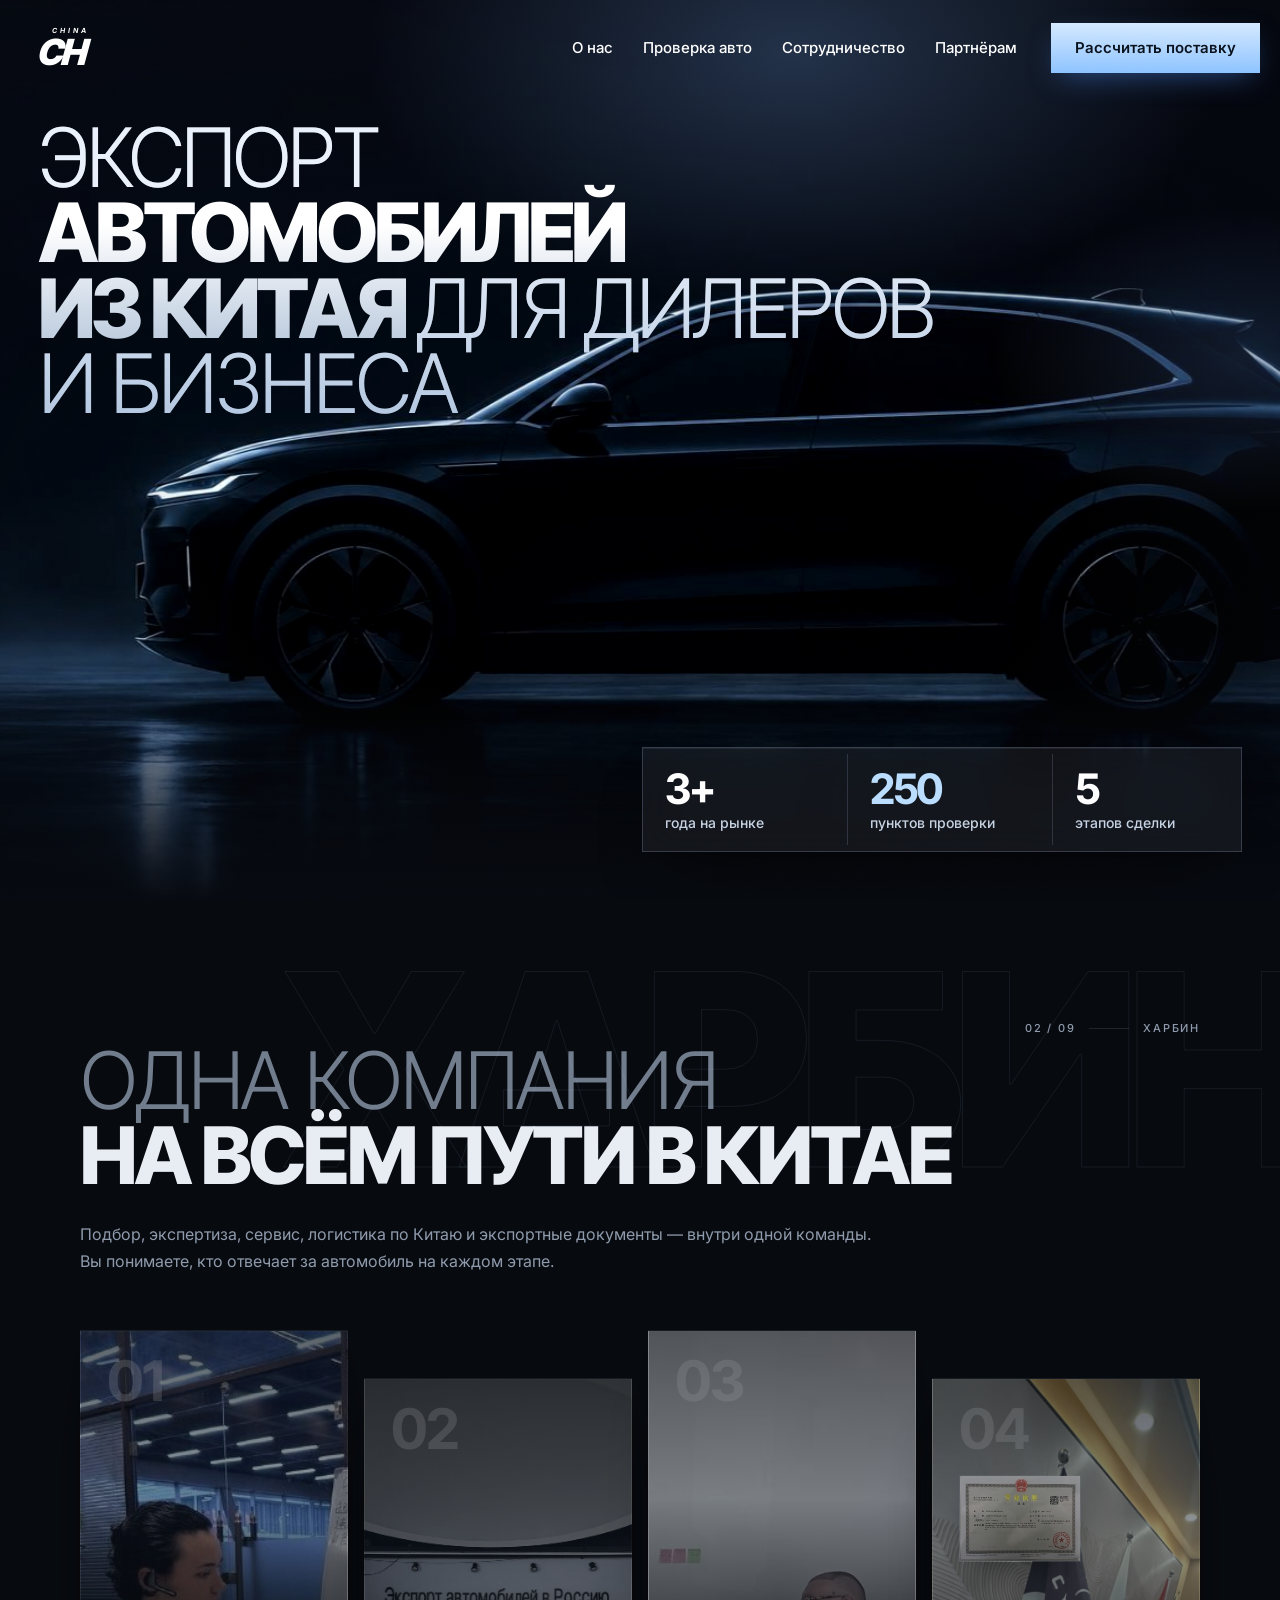
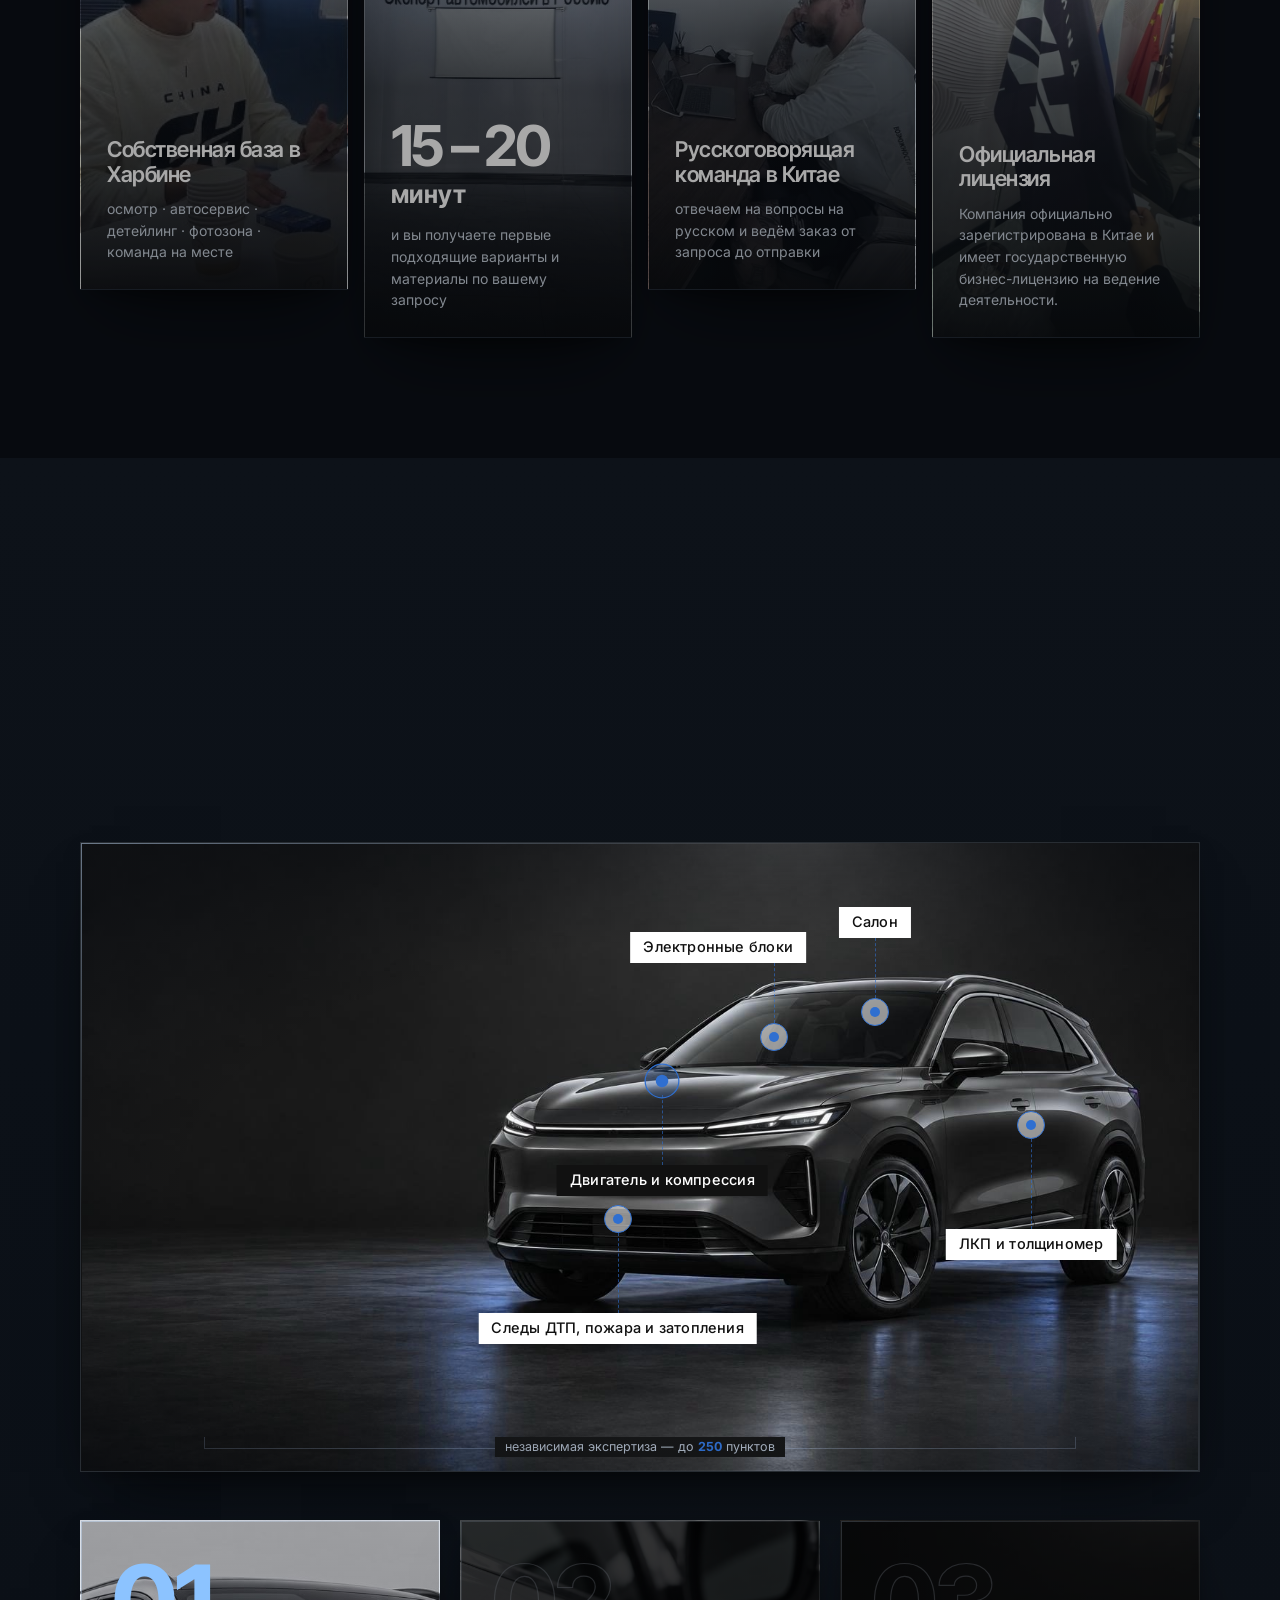
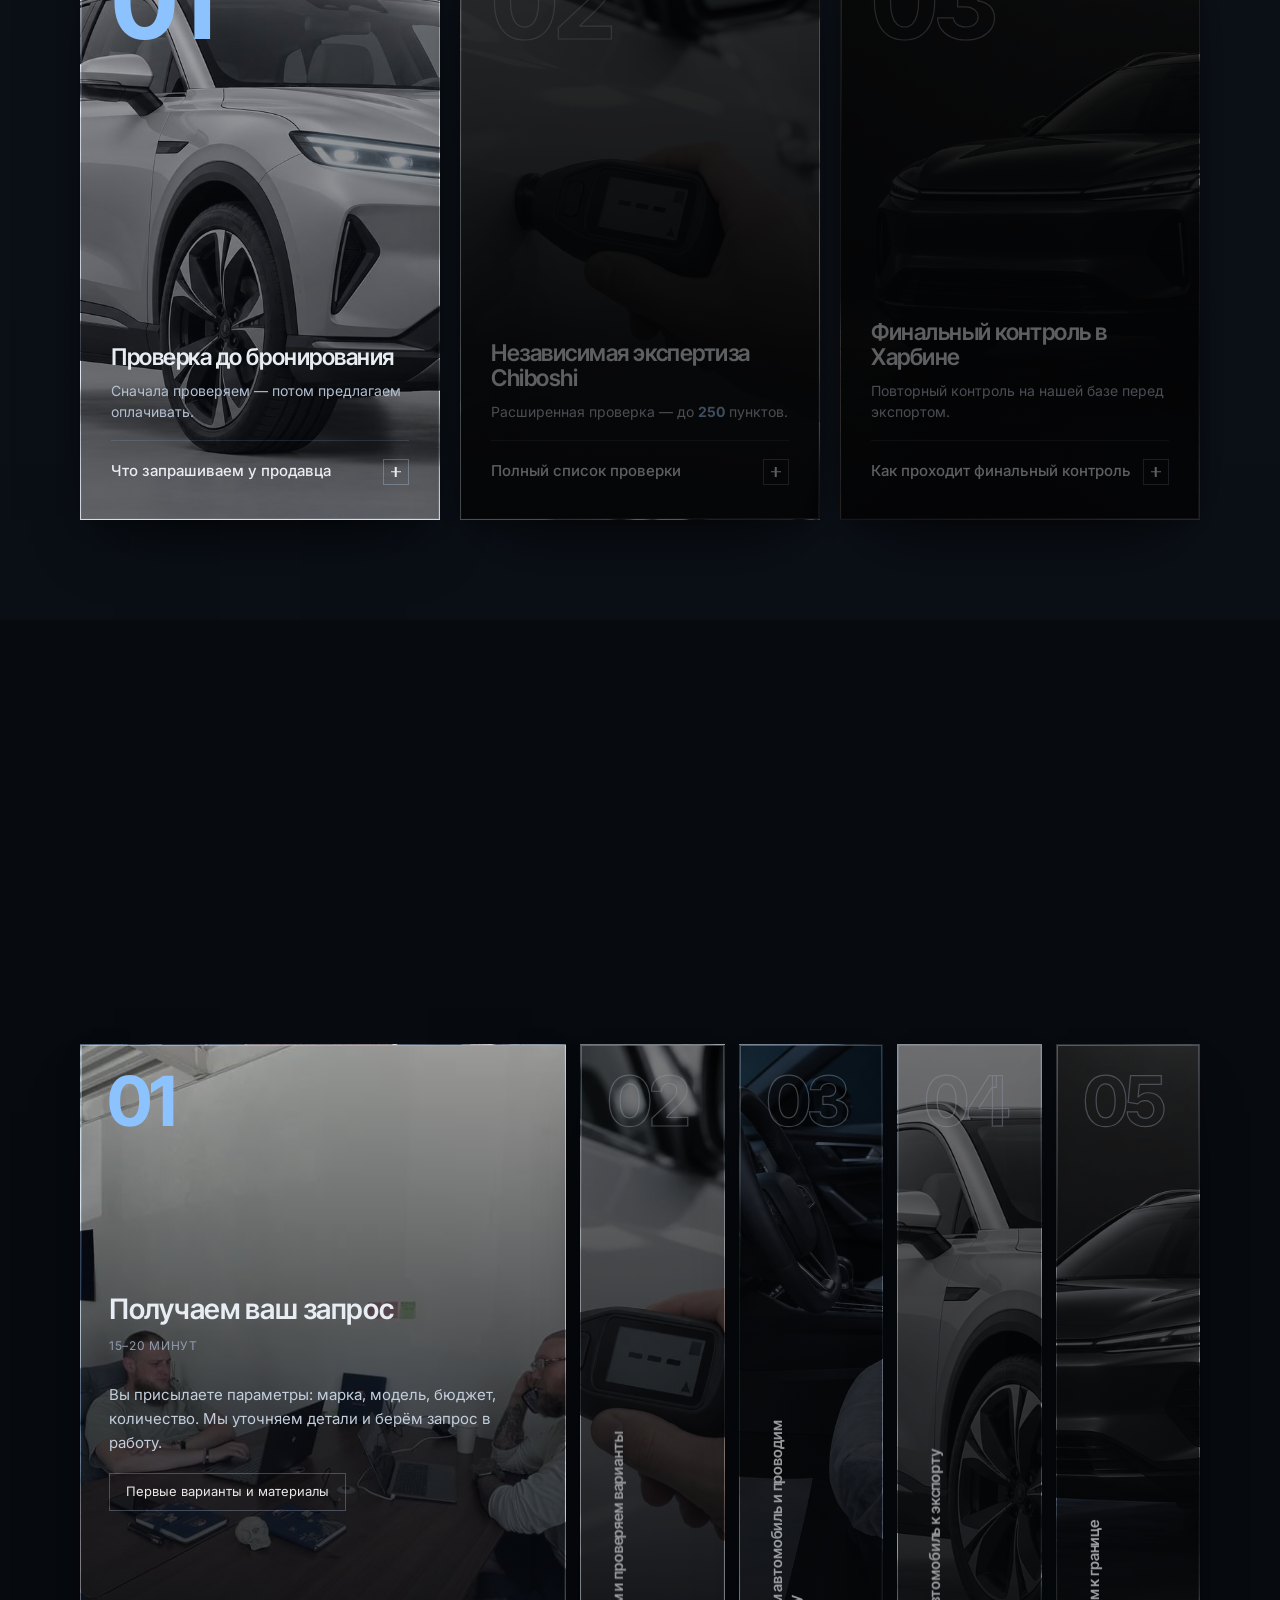
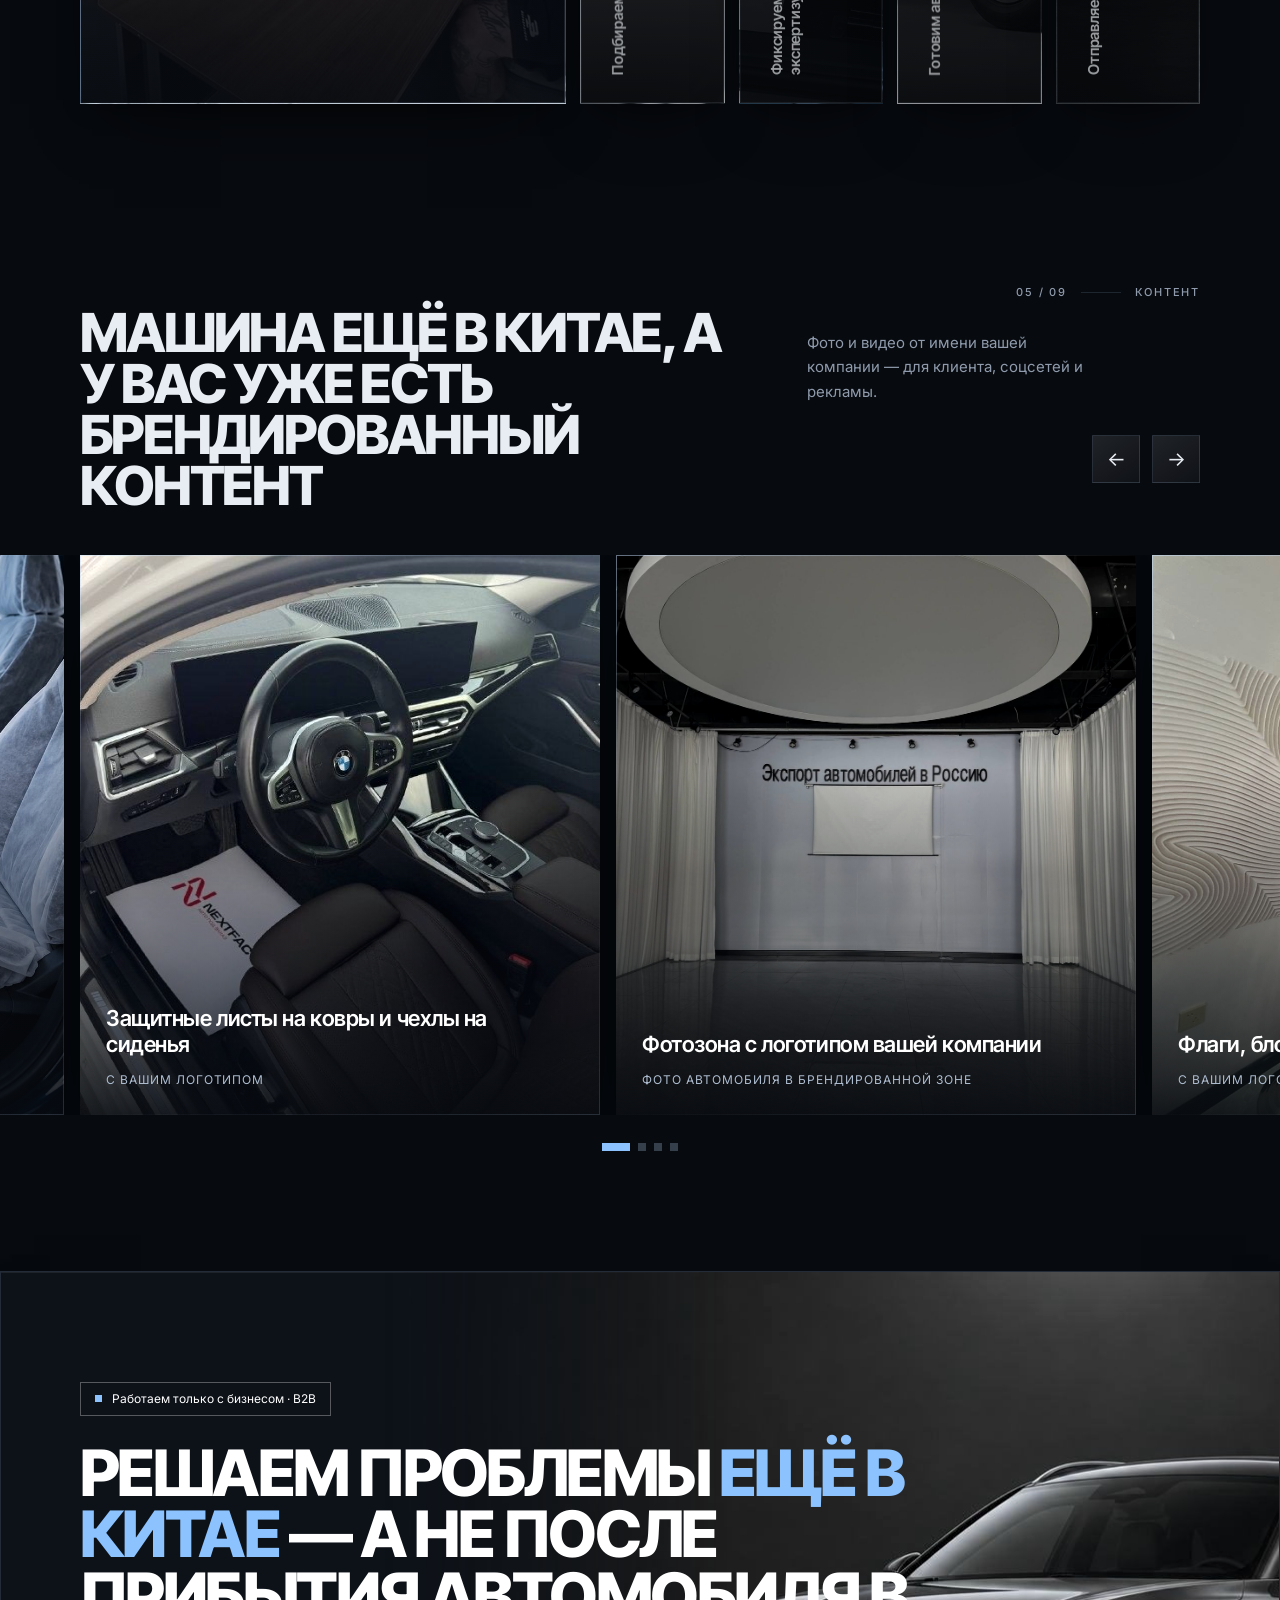
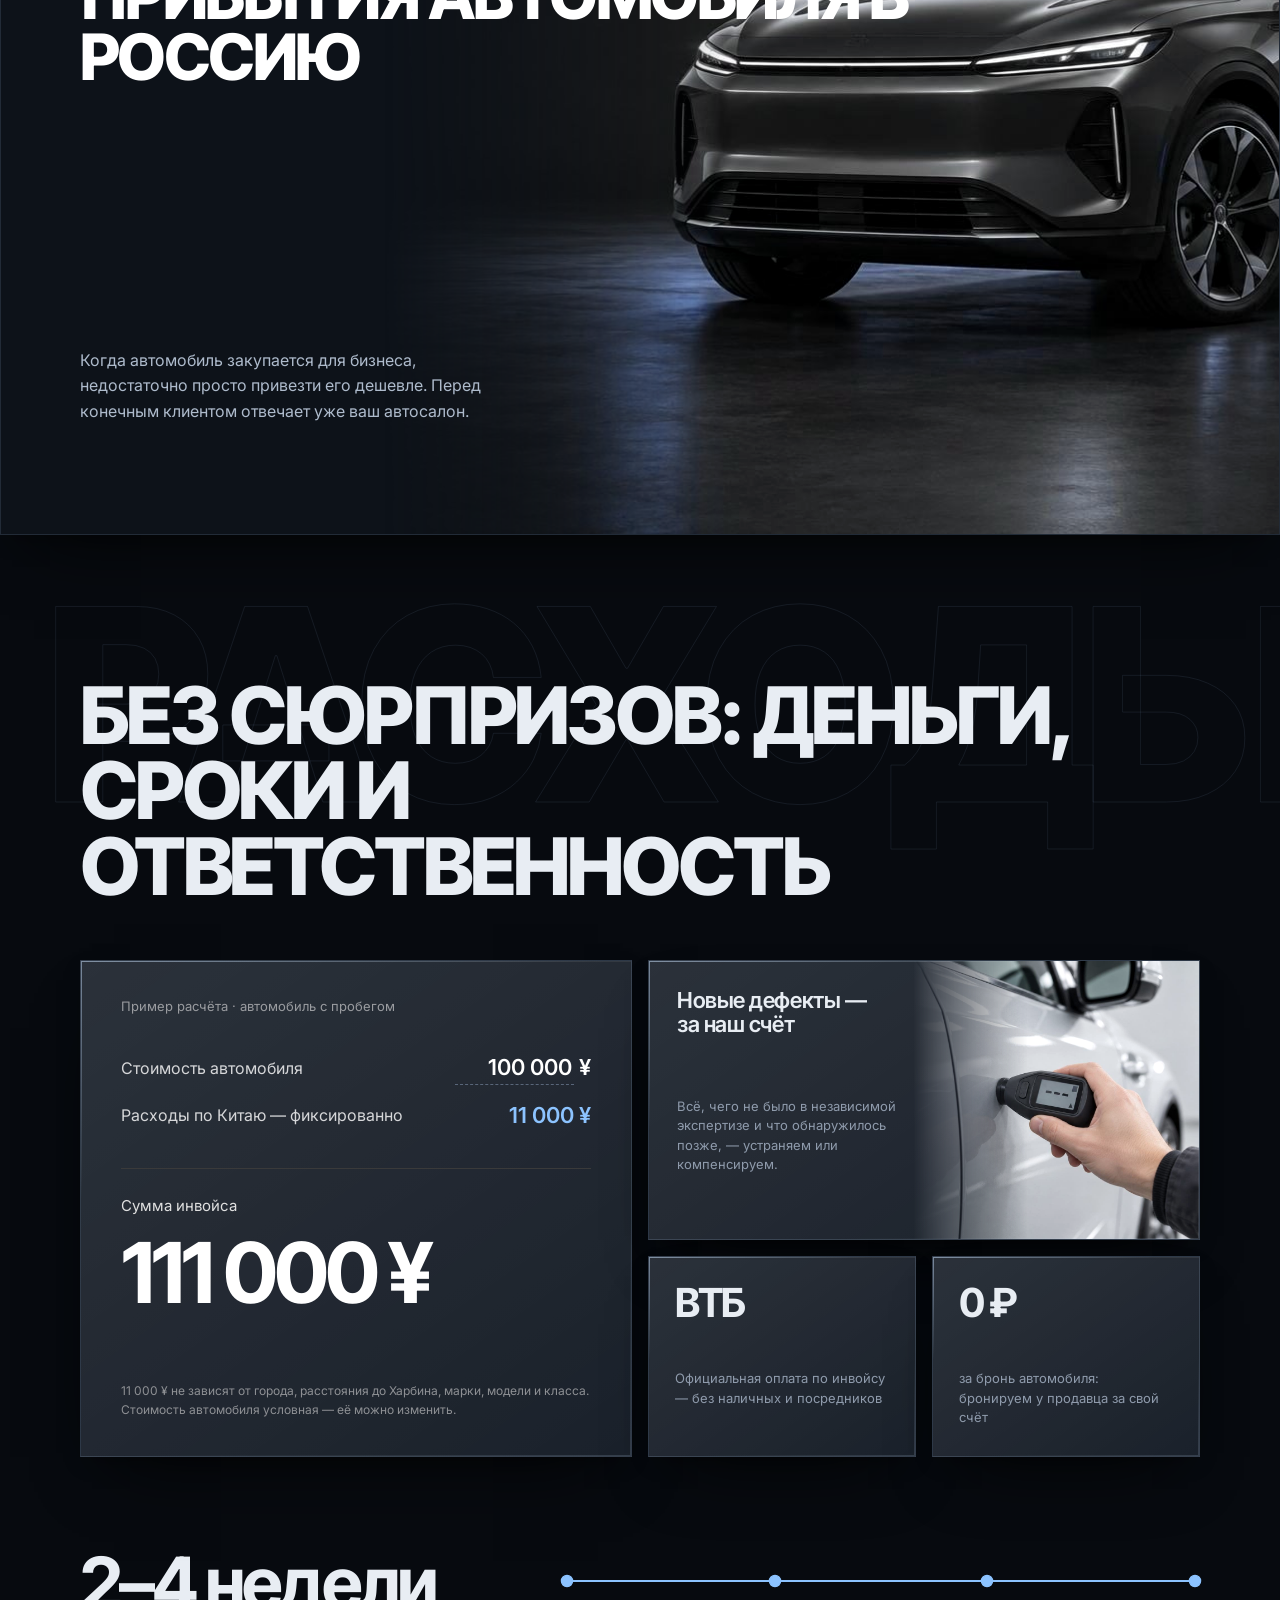
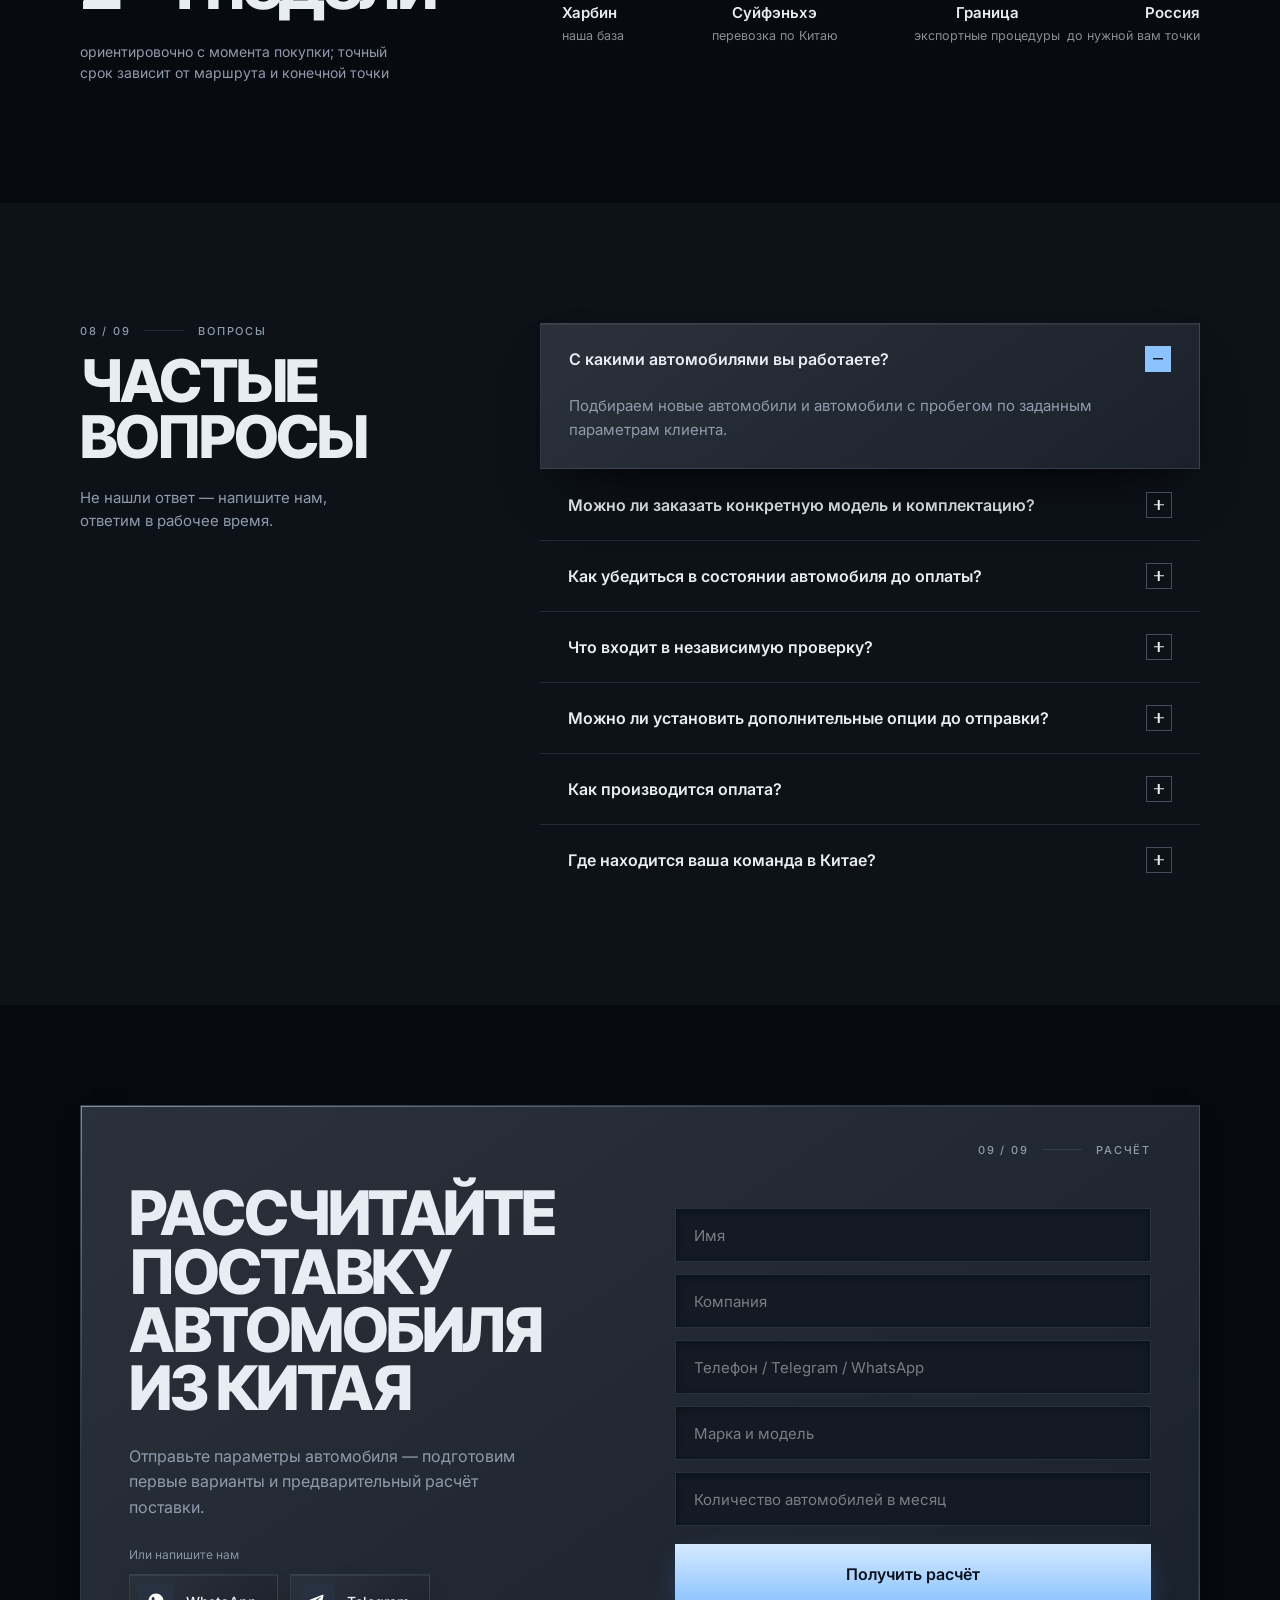
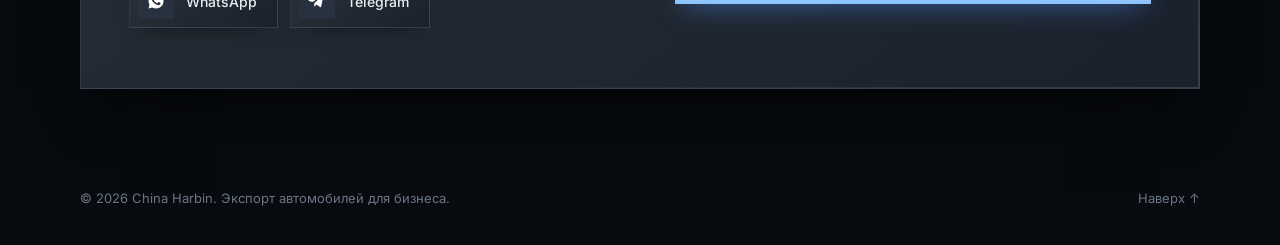
<file: index.html>
<!doctype html>
<html lang="ru">
<head>
<meta charset="utf-8">
<meta name="viewport" content="width=device-width, initial-scale=1">
<title>China Harbin — экспорт автомобилей из Китая для дилеров и бизнеса</title>
<meta name="description" content="Подбор, независимая экспертиза до 250 пунктов, подготовка и отправка автомобилей из Харбина. Работаем только с бизнесом.">
<link rel="preconnect" href="https://fonts.googleapis.com">
<link rel="preconnect" href="https://fonts.gstatic.com" crossorigin>
<link href="https://fonts.googleapis.com/css2?family=Inter+Tight:wght@300;600;700;800&family=Inter:wght@400;500;600;700;800&display=swap&subset=cyrillic" rel="stylesheet">
<link rel="stylesheet" href="style.css?v=8">
<link rel="stylesheet" href="dark.css?v=8">
</head>
<body>

<!-- ============ HEADER ============ -->
<header class="header" id="top">
  <div class="wrap header__in">
    <a class="logo" href="#top" aria-label="CH China — на главную">
      <span class="logo__small">CHINA</span><span class="logo__big">CH</span>
    </a>
    <nav class="nav" id="nav" aria-label="Основное меню">
      <a href="#about">О нас</a>
      <a href="#check">Проверка авто</a>
      <a href="#partner">Сотрудничество</a>
      <a href="partners.html">Партнёрам</a>
      <a class="btn btn--accent nav__cta" href="#calc">Рассчитать поставку</a>
    </nav>
    <button class="burger" id="burger" aria-label="Открыть меню" aria-expanded="false" aria-controls="nav"><span></span><span></span></button>
  </div>
</header>

<main>

<!-- ============ 01 HERO ============ -->
<section class="hero">
  <div class="hero__bg">
    <img src="img/car-night.jpg" alt="Автомобиль для экспорта из Китая" fetchpriority="high">
    <div class="hero__blur"></div>
  </div>
  <div class="wrap hero__in">
    <div class="hero__text">
      <h1><span>Экспорт</span> автомобилей из&nbsp;Китая <span>для дилеров и&nbsp;бизнеса</span></h1>
    </div>
    <div class="hero__bottom">
      <div class="stats" aria-label="Коротко о компании">
        <div class="stat"><b data-count="3" data-suffix="+">3+</b><span>года на рынке</span></div>
        <div class="stat stat--acc"><b data-count="250">250</b><span>пунктов проверки</span></div>
        <div class="stat"><b data-count="5">5</b><span>этапов сделки</span></div>
      </div>
    </div>
  </div>
</section>

<!-- ============ 02 ХАРБИН ============ -->
<section class="sec" id="about">
  <div class="wrap">
    <div class="meta reveal"><span>02 / 09</span><i></i><span>Харбин</span></div>
    <div class="sec__head reveal">
      <h2><span>Одна компания</span><br>На всём пути в Китае</h2>
      <p class="muted">Подбор, экспертиза, сервис, логистика по Китаю и экспортные документы — внутри одной команды. Вы понимаете, кто отвечает за автомобиль на каждом этапе.</p>
    </div>

    <div class="cols">
      <article class="col reveal" style="--img:url(img/office.jpg);--pos:30% 50%">
        <span class="col__n">01</span>
        <div class="col__t"><h3>Собственная база в Харбине</h3><p>осмотр · автосервис · детейлинг · фотозона · команда на месте</p></div>
      </article>
      <article class="col col--time reveal" style="--img:url(img/photozone.jpg);--pos:50% 50%">
        <span class="col__n">02</span>
        <div class="col__t"><div class="big">15 – 20<small>минут</small></div><p>и вы получаете первые подходящие варианты и материалы по вашему запросу</p></div>
      </article>
      <article class="col reveal" style="--img:url(img/team.jpg);--pos:72% 50%">
        <span class="col__n">03</span>
        <div class="col__t"><h3>Русскоговорящая команда в Китае</h3><p>отвечаем на вопросы на русском и ведём заказ от запроса до отправки</p></div>
      </article>
      <article class="col col--lic reveal" style="--img:url(img/flag.jpg);--pos:40% 40%">
        <span class="col__n">04</span>
        <img class="col__doc" src="img/license.jpg" alt="Государственная бизнес-лицензия компании" loading="lazy">
        <div class="col__t"><h3>Официальная лицензия</h3><p>Компания официально зарегистрирована в Китае и имеет государственную бизнес-лицензию на ведение деятельности.</p></div>
      </article>
    </div>
  </div>
</section>

<!-- ============ 03 ПРОВЕРКА ============ -->
<section class="sec sec--grey check" id="check">
  <div class="wrap">
    <div class="meta reveal"><span>03 / 09</span><i></i><span>проверка</span></div>
    <div class="sec__head sec__head--check reveal">
      <div>
        <h2><span>Три уровня</span><br>проверки до отправки</h2>
        <p class="muted">Один пропущенный дефект может стоить дилеру клиента. Поэтому мы проверяем автомобиль не один раз, а на разных этапах сделки.</p>
      </div>
      <div class="zh" aria-hidden="true">车辆检测</div>
    </div>
  </div>

  <div class="wrap">
    <div class="stage reveal" id="stage">
      <img src="img/car-dark-cold.jpg" alt="Автомобиль сбоку с отметками зон проверки" loading="lazy">
      <i class="guide guide--l"></i><i class="guide guide--r"></i>
      <div class="infocard" id="infocard" aria-live="polite">
        <b id="infoTitle">Двигатель и компрессия</b>
        <p id="infoText">Двигатель, компрессия, цилиндры, ходовая и компьютерная диагностика — в составе экспертизы до 250 пунктов.</p>
      </div>
      <!-- x/y в процентах от рамки -->
      <button class="hs is-active" data-id="engine" style="--x:52%;--y:38%" aria-label="Двигатель и компрессия"><span class="hs__dot"></span><span class="hs__line hs__line--down"></span><span class="hs__label hs__label--down">Двигатель и компрессия</span></button>
      <button class="hs" data-id="ecu" style="--x:62%;--y:31%" aria-label="Электронные блоки"><span class="hs__dot"></span><span class="hs__line hs__line--up"></span><span class="hs__label hs__label--up">Электронные блоки</span></button>
      <button class="hs" data-id="salon" style="--x:71%;--y:27%" aria-label="Салон"><span class="hs__dot"></span><span class="hs__line hs__line--up"></span><span class="hs__label hs__label--up">Салон</span></button>
      <button class="hs" data-id="paint" style="--x:85%;--y:45%" aria-label="ЛКП и толщиномер"><span class="hs__dot"></span><span class="hs__line hs__line--down"></span><span class="hs__label hs__label--down">ЛКП и толщиномер</span></button>
      <button class="hs" data-id="crash" style="--x:48%;--y:60%" aria-label="Следы ДТП, пожара и затопления"><span class="hs__dot"></span><span class="hs__line hs__line--down"></span><span class="hs__label hs__label--down">Следы ДТП, пожара и затопления</span></button>
      <div class="bracket"><span>независимая экспертиза — до <b>250</b> пунктов</span></div>
    </div>

    <ol class="levels" id="levels">
      <li class="level reveal is-on" style="--d:0s">
        <span class="level__pt"></span>
        <div class="level__n">01</div>
        <h3>Проверка до бронирования</h3>
        <p>Сначала проверяем — потом предлагаем оплачивать.</p>
        <button class="acc__btn" aria-expanded="false"><span>Что запрашиваем у продавца</span><i class="plus"></i></button>
        <div class="acc__panel"><ul><li>Видео автомобиля со всех сторон</li><li>Фото VIN, шильдика и одометра</li><li>Фото повреждений и замеры ЛКП</li><li>Подтверждение комплектации</li></ul></div>
      </li>
      <li class="level reveal" style="--d:.35s">
        <span class="level__pt"></span>
        <div class="level__n">02</div>
        <h3>Независимая экспертиза Chiboshi</h3>
        <p>Расширенная проверка — до <b>250</b> пунктов.</p>
        <button class="acc__btn" aria-expanded="false"><span>Полный список проверки</span><i class="plus"></i></button>
        <div class="acc__panel"><ul><li>Кузов, геометрия, толщина ЛКП</li><li>Двигатель, компрессия, КПП</li><li>Ходовая и тормозная системы</li><li>Компьютерная диагностика</li><li>Салон и электроника</li><li>Следы ДТП, пожара и затопления</li></ul></div>
      </li>
      <li class="level reveal" style="--d:.7s">
        <span class="level__pt"></span>
        <div class="level__n">03</div>
        <h3>Финальный контроль в Харбине</h3>
        <p>Повторный контроль на нашей базе перед экспортом.</p>
        <button class="acc__btn" aria-expanded="false"><span>Как проходит финальный контроль</span><i class="plus"></i></button>
        <div class="acc__panel"><ul><li>Сверка с отчётом экспертизы</li><li>Проверка комплектации и документов</li><li>Фото и видео перед отправкой</li></ul></div>
      </li>
    </ol>
  </div>
</section>

<!-- ============ 04 ЭТАПЫ ============ -->
<section class="sec" id="steps">
  <div class="wrap">
    <div class="meta reveal"><span>04 / 09</span><i></i><span>этапы поставки</span></div>
    <h2 class="reveal h2--wide"><span>От заявки до отправки</span> автомобиля — пять понятных этапов</h2>

    <div class="posters reveal" id="posters">
      <article class="poster is-open" style="--img:url(img/team.jpg);--pos:50% 40%">
        <button class="poster__head" aria-expanded="true"><span class="poster__n">01</span><span class="poster__t">Получаем ваш запрос</span><span class="poster__tag">15–20 минут</span></button>
        <div class="poster__body"><p>Вы присылаете параметры: марка, модель, бюджет, количество. Мы уточняем детали и берём запрос в работу.</p><span class="chip">Первые варианты и материалы</span></div>
      </article>
      <article class="poster" style="--img:url(img/gauge.jpg);--pos:50% 50%">
        <button class="poster__head" aria-expanded="false"><span class="poster__n">02</span><span class="poster__t">Подбираем и проверяем варианты</span><span class="poster__tag">до бронирования</span></button>
        <div class="poster__body"><p>Ищем автомобили под ваш запрос, запрашиваем у продавца видео и документы и проверяем всё до того, как просить деньги.</p><span class="chip">Подборка с фото и видео</span></div>
      </article>
      <article class="poster" style="--img:url(img/seats.jpg);--pos:40% 50%">
        <button class="poster__head" aria-expanded="false"><span class="poster__n">03</span><span class="poster__t">Фиксируем автомобиль и проводим экспертизу</span><span class="poster__tag">отчёт</span></button>
        <div class="poster__body"><p>Бронируем автомобиль у продавца за свой счёт и проводим независимую экспертизу до 250 пунктов.</p><span class="chip">Отчёт экспертизы</span></div>
      </article>
      <article class="poster" style="--img:url(img/car-front.jpg);--pos:30% 60%">
        <button class="poster__head" aria-expanded="false"><span class="poster__n">04</span><span class="poster__t">Готовим автомобиль к экспорту</span><span class="poster__tag"></span></button>
        <div class="poster__body"><p>Автомобиль поступает на нашей базе в Харбине: финальный контроль, при необходимости техническая подготовка и детейлинг, согласованные опции и экспортные документы.</p><span class="chip">Готовый автомобиль и полный комплект документов</span></div>
      </article>
      <article class="poster" style="--img:url(img/car-dark-cold.jpg);--pos:60% 50%">
        <button class="poster__head" aria-expanded="false"><span class="poster__n">05</span><span class="poster__t">Отправляем к границе</span><span class="poster__tag">Харбин → Суйфэньхэ</span></button>
        <div class="poster__body"><p>Перевозим автомобиль к границе и оформляем экспортные процедуры до нужной вам точки.</p><span class="chip">Статус и документы на руки</span></div>
      </article>
    </div>
  </div>
</section>
<!-- ============ 05 КОНТЕНТ ============ -->
<section class="sec sec--tight" id="content">
  <div class="wrap">
    <div class="meta reveal"><span>05 / 09</span><i></i><span>контент</span></div>
    <div class="sec__head sec__head--slider reveal">
      <h2>Машина ещё в Китае, а у вас уже есть брендированный контент</h2>
      <div class="side">
        <p class="muted">Фото и видео от имени вашей компании — для клиента, соцсетей и рекламы.</p>
        <div class="arrows">
          <button class="round" id="prev" aria-label="Назад">←</button>
          <button class="round" id="next" aria-label="Вперёд">→</button>
        </div>
      </div>
    </div>
  </div>
  <div class="slider reveal" id="slider" tabindex="0" aria-roledescription="карусель" aria-label="Примеры контента">
    <article class="slide"><div class="slide__img"><img src="img/mats.jpg" alt="Защитные листы на ковры с логотипом"></div><h4>Защитные листы на ковры и чехлы на сиденья</h4><p>с вашим логотипом</p></article>
    <article class="slide"><div class="slide__img"><img src="img/photozone.jpg" alt="Фотозона с логотипом компании"></div><h4>Фотозона с логотипом вашей компании</h4><p>фото автомобиля в брендированной зоне</p></article>
    <article class="slide"><div class="slide__img"><img src="img/flag.jpg" alt="Флаг с логотипом"></div><h4>Флаги, блокноты, подарочная продукция</h4><p>с вашим логотипом</p></article>
    <article class="slide"><div class="slide__img"><img src="img/seats.jpg" alt="Салон автомобиля с защитными чехлами"></div><h4>Чехлы на сиденья и защита салона</h4><p>перед съёмкой и транспортировкой</p></article>
  </div>
  <div class="wrap"><div class="dots" id="dots" role="tablist" aria-label="Выбор фото"></div></div>
</section>

<!-- ============ 06 B2B ============ -->
<section class="b2b" id="partner">
  <img class="b2b__car" src="img/car-dark-cold.jpg" alt="">
  <div class="wrap b2b__in">
    <span class="pill"><i class="dot"></i>Работаем только с бизнесом · B2B</span>
    <h2>Решаем проблемы <em>ещё в Китае</em> — а не после прибытия автомобиля в Россию</h2>
    <p>Когда автомобиль закупается для бизнеса, недостаточно просто привезти его дешевле. Перед конечным клиентом отвечает уже ваш автосалон.</p>
  </div>
</section>

<!-- ============ 07 РАСХОДЫ ============ -->
<section class="sec" id="costs">
  <div class="wrap">
    <div class="meta reveal"><span>07 / 09</span><i></i><span>прозрачные расходы</span></div>
    <h2 class="reveal">Без сюрпризов: деньги, сроки и ответственность</h2>

    <div class="costs">
      <div class="calc reveal">
        <small class="calc__cap">Пример расчёта · автомобиль с пробегом</small>
        <div class="calc__row"><label for="carPrice">Стоимость автомобиля</label>
          <span class="calc__in"><input id="carPrice" inputmode="numeric" value="100 000" aria-label="Стоимость автомобиля в юанях"> ¥</span></div>
        <div class="calc__row"><span>Расходы по Китаю — фиксированно</span><b class="acc-t">11 000 ¥</b></div>
        <hr>
        <div class="calc__tot-l">Сумма инвойса</div>
        <div class="calc__tot" id="invoice">111 000 ¥</div>
        <p class="calc__note">11 000 ¥ не зависят от города, расстояния до Харбина, марки, модели и класса. Стоимость автомобиля условная — её можно изменить.</p>
      </div>
      <div class="costs__r">
        <div class="card card--gauge reveal">
          <div><h3>Новые дефекты — за наш счёт</h3><p>Всё, чего не было в независимой экспертизе и что обнаружилось позже, — устраняем или компенсируем.</p></div>
          <img src="img/gauge.jpg" alt="Измерение толщины ЛКП">
        </div>
        <div class="costs__mini">
          <div class="card reveal"><div class="big big--s">ВТБ</div><p>Официальная оплата по инвойсу — без наличных и посредников</p></div>
          <div class="card reveal"><div class="big big--s">0 ₽</div><p>за бронь автомобиля: бронируем у продавца за свой счёт</p></div>
        </div>
      </div>
    </div>

    <div class="timeline reveal" id="timeline">
      <div class="timeline__l"><div class="big">2–4 недели</div><p class="muted">ориентировочно с момента покупки; точный срок зависит от маршрута и конечной точки</p></div>
      <ol class="tl">
        <li style="--p:0%;--d:.2s"><i></i><b>Харбин</b><span>наша база</span></li>
        <li style="--p:33.333%;--d:1.0s"><i></i><b>Суйфэньхэ</b><span>перевозка по Китаю</span></li>
        <li style="--p:66.666%;--d:1.8s"><i></i><b>Граница</b><span>экспортные процедуры</span></li>
        <li style="--p:100%;--d:2.6s"><i></i><b>Россия</b><span>до нужной вам точки</span></li>
      </ol>
    </div>
  </div>
</section>

<!-- ============ 08 FAQ ============ -->
<section class="sec sec--grey faq" id="faq">
  <div class="wrap faq__in">
    <div class="faq__l reveal">
      <div class="meta meta--l"><span>08 / 09</span><i></i><span>вопросы</span></div>
      <h2>Частые вопросы</h2>
      <p class="muted">Не нашли ответ — напишите нам, ответим в рабочее время.</p>
    </div>
    <div class="faq__list reveal" id="faqList">
      <div class="q is-open"><button aria-expanded="true"><span>С какими автомобилями вы работаете?</span><i class="plus"></i></button><div class="q__a"><p>Подбираем новые автомобили и автомобили с пробегом по заданным параметрам клиента.</p></div></div>
      <div class="q"><button aria-expanded="false"><span>Можно ли заказать конкретную модель и комплектацию?</span><i class="plus"></i></button><div class="q__a"><p>Да. Подбираем под конкретную модель, комплектацию, цвет и опции. Если точного ТЗ нет — предложим варианты по бюджету и типу автомобиля.</p></div></div>
      <div class="q"><button aria-expanded="false"><span>Как убедиться в состоянии автомобиля до оплаты?</span><i class="plus"></i></button><div class="q__a"><p>Проверяем автомобиль до бронирования, затем проводим независимую экспертизу. Фото, видео и отчёт вы получаете до принятия решения об оплате.</p></div></div>
      <div class="q"><button aria-expanded="false"><span>Что входит в независимую проверку?</span><i class="plus"></i></button><div class="q__a"><p>Экспертиза до 250 пунктов: двигатель и компрессия, электронные блоки, салон, ЛКП и толщиномер, следы ДТП, пожара и затопления. Затем — финальный контроль в Харбине.</p></div></div>
      <div class="q"><button aria-expanded="false"><span>Можно ли установить дополнительные опции до отправки?</span><i class="plus"></i></button><div class="q__a"><p>Да, согласованные опции и подготовку (детейлинг, защитные листы, брендирование) выполняем на нашей базе в Харбине до отправки.</p></div></div>
      <div class="q"><button aria-expanded="false"><span>Как производится оплата?</span><i class="plus"></i></button><div class="q__a"><p>Официальная оплата по инвойсу через ВТБ — без наличных и посредников.</p></div></div>
      <div class="q"><button aria-expanded="false"><span>Где находится ваша команда в Китае?</span><i class="plus"></i></button><div class="q__a"><p>Собственная база в Харбине: осмотр, автосервис, детейлинг и фотозона. На месте работает русскоговорящая команда.</p></div></div>
    </div>
  </div>
</section>

<!-- ============ 09 ФОРМА ============ -->
<section class="sec sec--form" id="calc">
  <div class="wrap">
    <div class="formbox reveal">
      <div class="meta meta--r"><span>09 / 09</span><i></i><span>расчёт</span></div>
      <div class="formbox__in">
        <div class="formbox__l">
          <h2>Рассчитайте поставку автомобиля из Китая</h2>
          <p>Отправьте параметры автомобиля — подготовим первые варианты и предварительный расчёт поставки.</p>
          <small>Или напишите нам</small>
          <div class="msgs">
            <a class="msg" href="https://wa.me/" target="_blank" rel="noopener">
              <i class="msg__i msg__i--wa">
                <svg viewBox="0 0 24 24" width="18" height="18" fill="currentColor" aria-hidden="true">
                  <path d="M12.03 2c-5.52 0-10 4.48-10 10 0 1.77.46 3.49 1.34 5.01L2 22l5.12-1.34c1.47.8 3.13 1.23 4.91 1.23h.01c5.52 0 10-4.48 10-10s-4.49-9.89-10.01-9.89zm5.82 14.12c-.24.68-1.41 1.3-1.95 1.38-.5.08-1.13.11-1.83-.11-.42-.13-.97-.31-1.66-.61-2.92-1.26-4.83-4.21-4.97-4.4-.15-.2-1.19-1.58-1.19-3.02 0-1.44.75-2.14 1.02-2.43.27-.29.59-.37.78-.37.2 0 .39.01.56.01.18.01.42-.07.66.5.24.59.83 2.03.9 2.18.07.15.12.32.02.51-.1.2-.15.32-.29.49-.15.17-.31.38-.44.51-.15.15-.3.31-.13.6.17.29.76 1.25 1.63 2.03 1.12 1 2.06 1.31 2.35 1.46.29.15.46.12.63-.07.17-.2.73-.85.93-1.15.2-.29.39-.24.66-.15.27.1 1.71.81 2 .95.29.15.49.22.56.34.07.13.07.71-.17 1.39z"/>
                </svg>
              </i>WhatsApp
            </a>
            <a class="msg" href="https://t.me/" target="_blank" rel="noopener">
              <i class="msg__i msg__i--tg">
                <svg viewBox="0 0 24 24" width="18" height="18" fill="currentColor" aria-hidden="true">
                  <path d="M20.665 3.717l-17.73 6.837c-1.21.486-1.203 1.161-.222 1.462l4.552 1.42 10.532-6.645c.498-.303.953-.14.579.192l-8.533 7.701h-.002l.002.001-.314 4.692c.46 0 .663-.211.921-.46l2.211-2.15 4.599 3.397c.848.467 1.457.227 1.668-.785l3.019-14.228c.309-1.239-.473-1.8-1.282-1.434z"/>
                </svg>
              </i>Telegram
            </a>
          </div>
        </div>
        <form class="form" id="leadForm" novalidate>
          <div class="field"><input name="name" id="f-name" placeholder="Имя" autocomplete="name" required maxlength="80"><em></em></div>
          <div class="field"><input name="company" id="f-company" placeholder="Компания" autocomplete="organization" maxlength="120"><em></em></div>
          <div class="field"><input name="contact" id="f-contact" placeholder="Телефон / Telegram / WhatsApp" autocomplete="tel" required maxlength="80"><em></em></div>
          <div class="field"><input name="car" id="f-car" placeholder="Марка и модель" maxlength="120"><em></em></div>
          <div class="field"><input name="qty" id="f-qty" placeholder="Количество автомобилей в месяц" inputmode="numeric" maxlength="4"><em></em></div>
          <input class="hp" type="text" name="website" tabindex="-1" autocomplete="off" aria-hidden="true">
          <button class="btn btn--accent btn--lg btn--block" type="submit">Получить расчёт</button>
          <div class="ok" id="formOk" role="status" hidden>
            <div class="ok__ic">✓</div>
            <h3>Заявка отправлена</h3>
            <p>Мы свяжемся с вами в рабочее время и пришлём первые варианты.</p>
            <button type="button" class="btn btn--dark" id="formReset">Отправить ещё одну</button>
          </div>
        </form>
      </div>
    </div>
  </div>
</section>
</main>

<footer class="footer">
  <div class="wrap footer__in">
    <span>© <span id="year">2026</span> China Harbin. Экспорт автомобилей для бизнеса.</span>
    <a href="#top">Наверх ↑</a>
  </div>
</footer>

<script src="main.js?v=7"></script>
<script src="fx.js?v=7"></script>
</body>
</html>
</file>
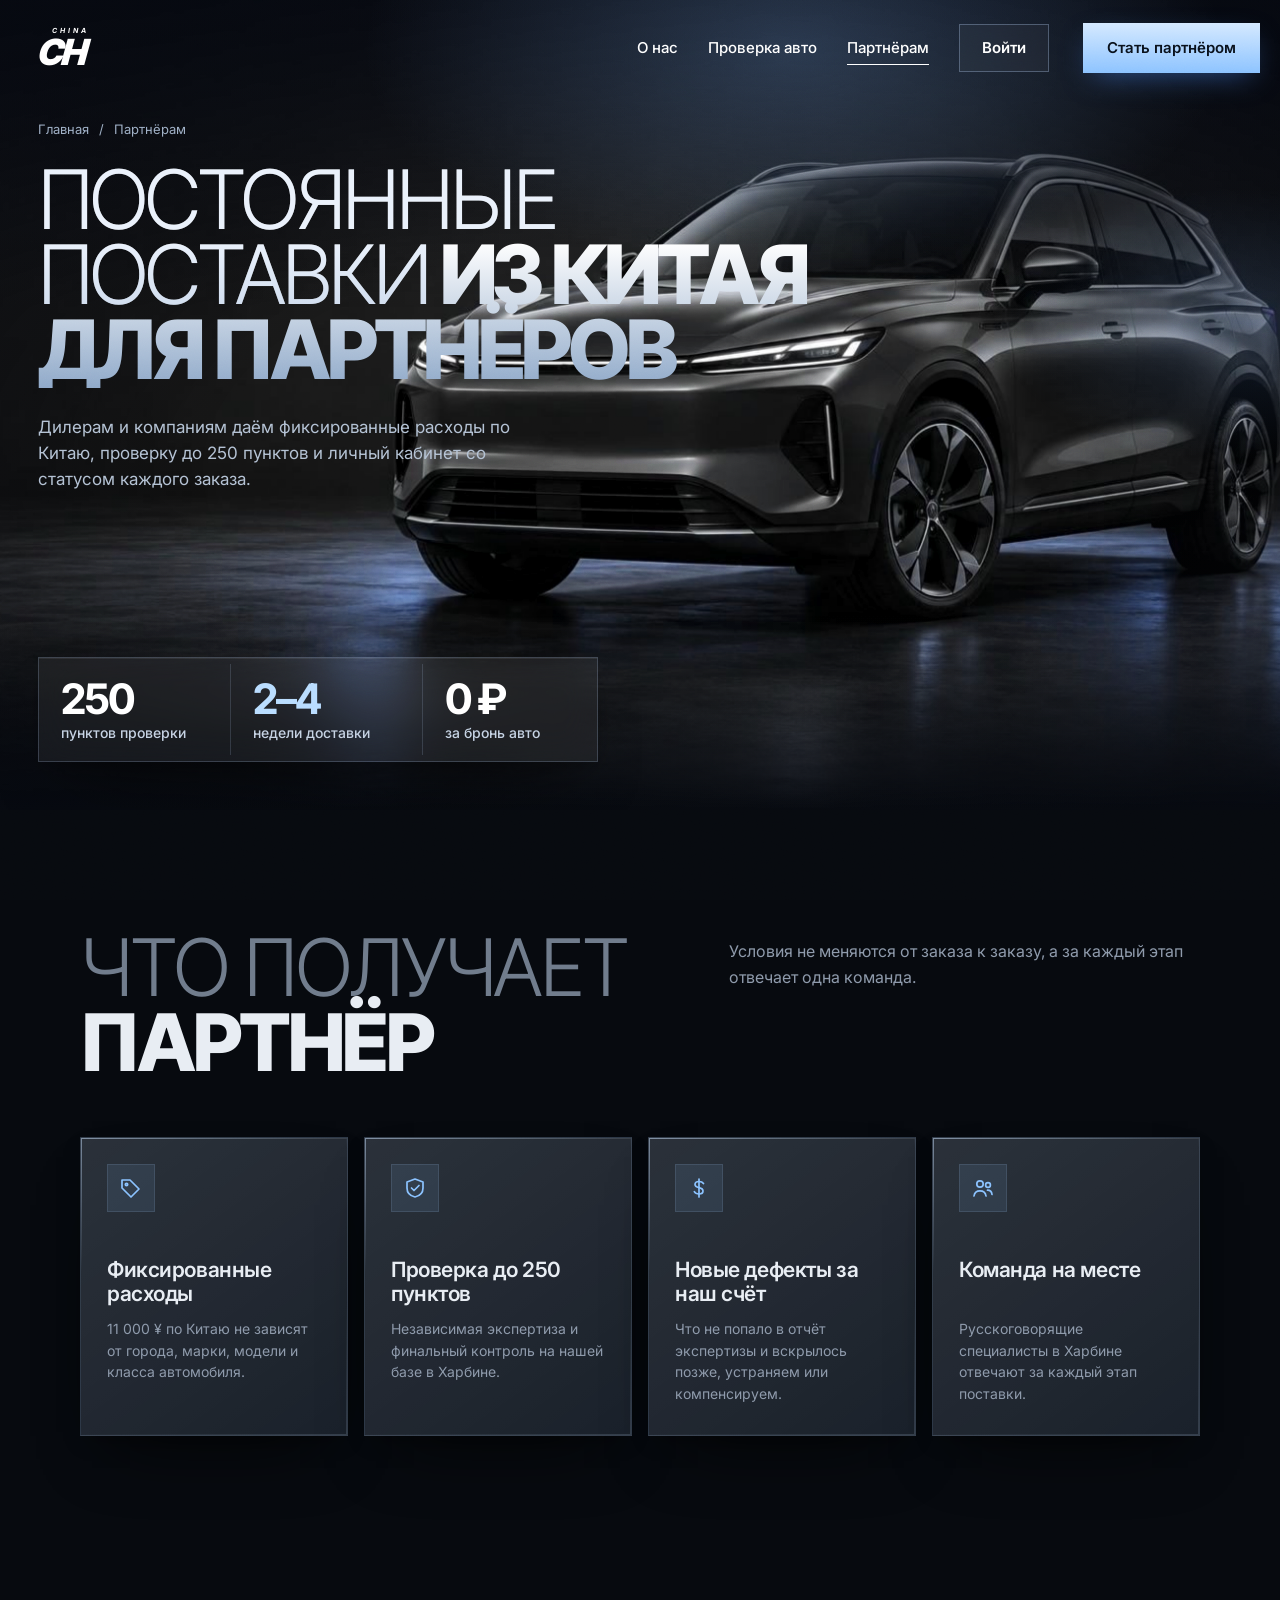
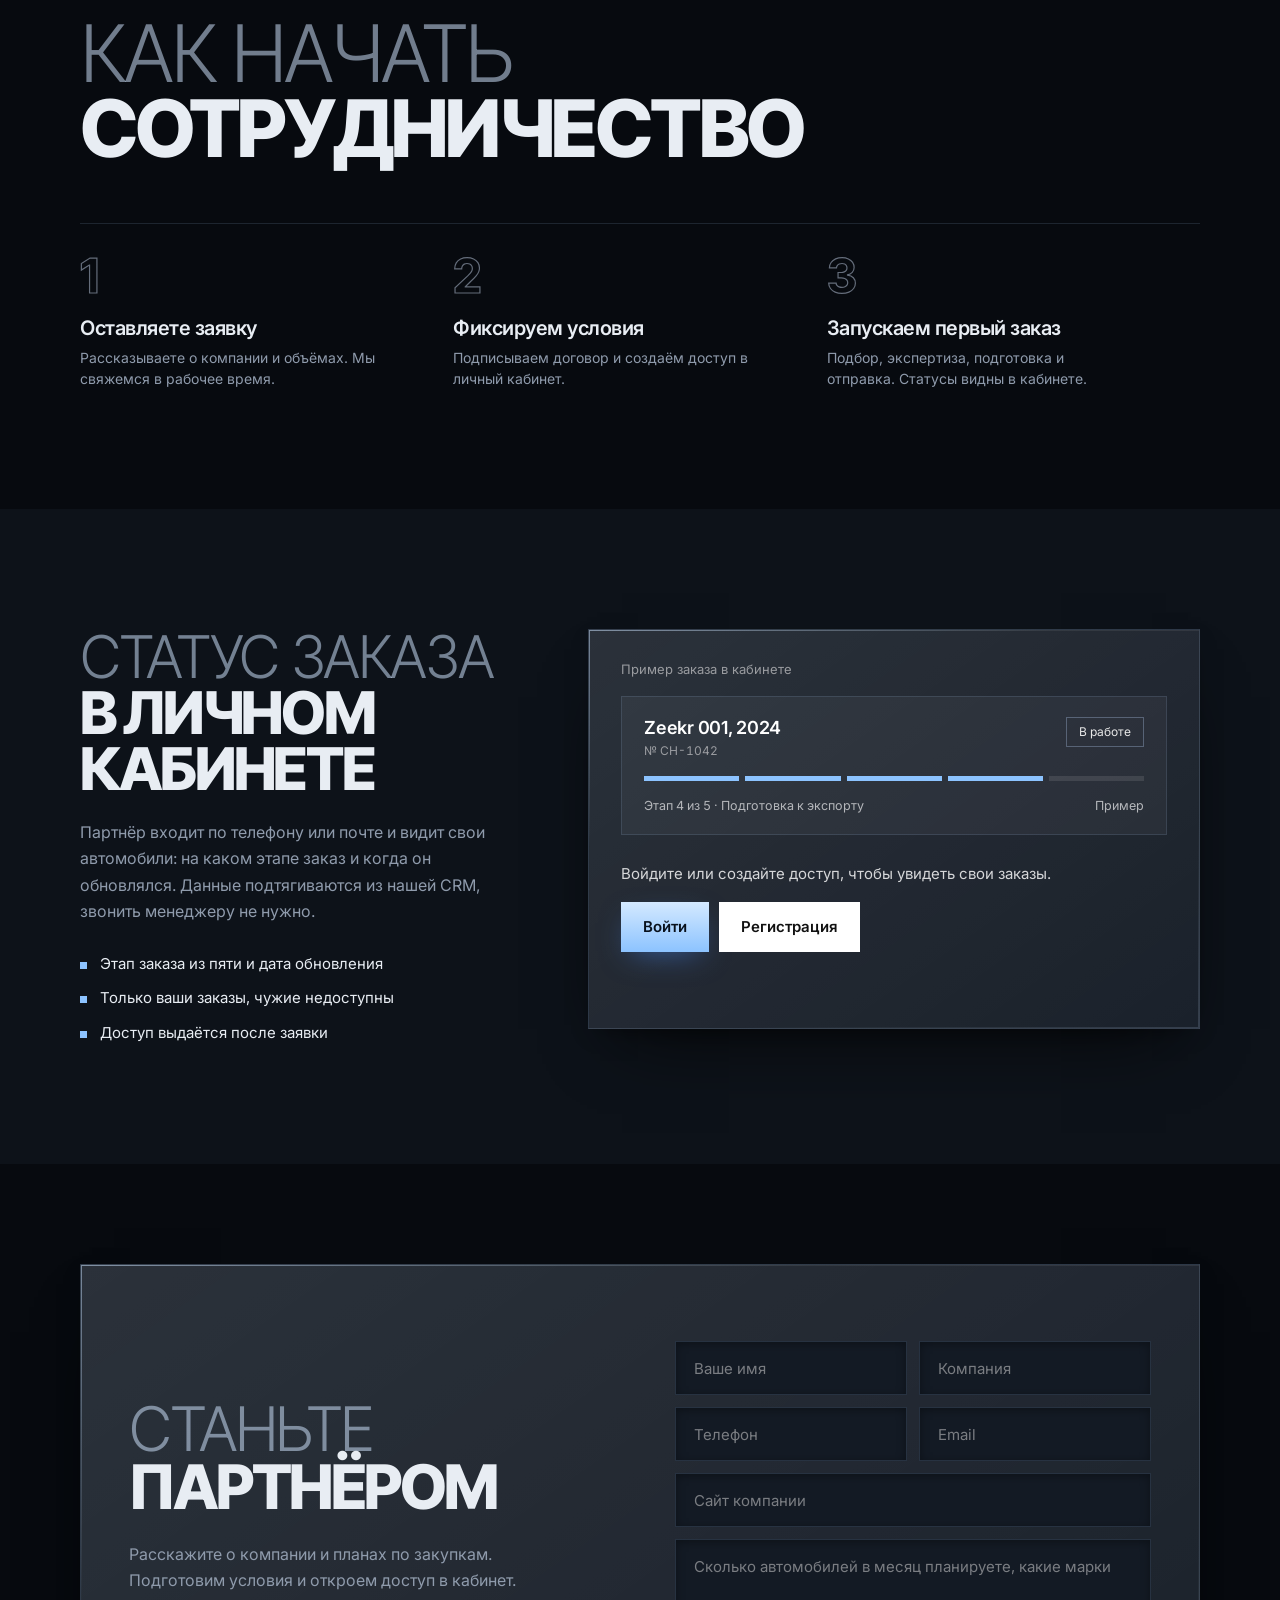
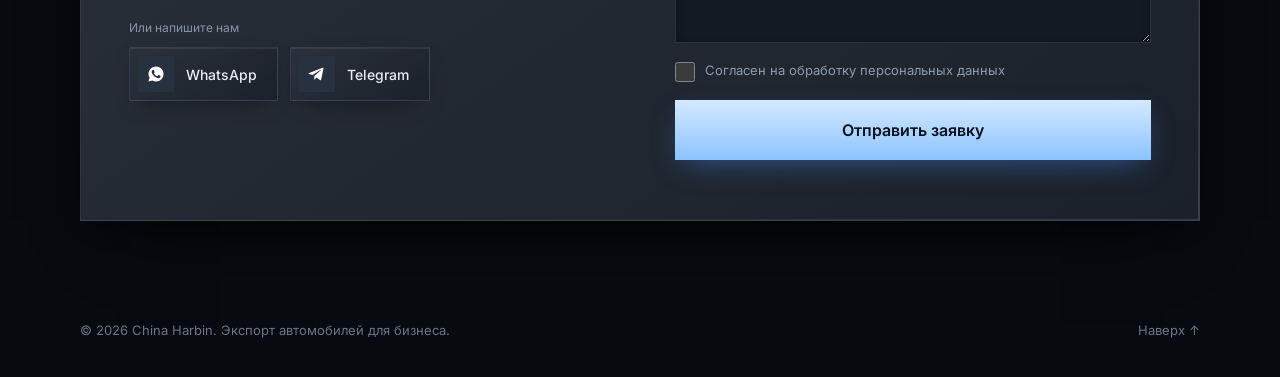
<file: partners.html>
<!doctype html>
<html lang="ru">
<head>
<meta charset="utf-8">
<meta name="viewport" content="width=device-width, initial-scale=1">
<title>China Harbin Партнёрам</title>
<meta name="description" content="Постоянные поставки автомобилей из Китая для дилеров и компаний: фиксированные расходы, проверка до 250 пунктов, личный кабинет со статусом заказов.">
<link rel="preconnect" href="https://fonts.googleapis.com">
<link rel="preconnect" href="https://fonts.gstatic.com" crossorigin>
<link href="https://fonts.googleapis.com/css2?family=Inter+Tight:wght@300;600;700;800&family=Inter:wght@400;500;600;700;800&display=swap&subset=cyrillic" rel="stylesheet">
<link rel="stylesheet" href="style.css?v=7">
<link rel="stylesheet" href="dark.css?v=7">
</head>
<body>


<!-- ============ HEADER ============ -->
<header class="header" id="top">
  <div class="wrap header__in">
    <a class="logo" href="index.html" aria-label="CH China — на главную">
      <span class="logo__small">CHINA</span><span class="logo__big">CH</span>
    </a>
    <nav class="nav" id="nav" aria-label="Основное меню">
      <a href="index.html#about">О нас</a>
      <a href="index.html#check">Проверка авто</a>
      <a href="partners.html" aria-current="page">Партнёрам</a>
      <button class="btn btn--ghost nav__login" type="button" id="loginBtn" data-auth="login">Войти</button>
      <a class="btn btn--accent nav__cta" href="#apply">Стать партнёром</a>
    </nav>
    <button class="burger" id="burger" aria-label="Открыть меню" aria-expanded="false" aria-controls="nav"><span></span><span></span></button>
  </div>
</header>

<main>

<!-- ============ HERO ============ -->
<section class="hero hero--sub">
  <div class="hero__bg">
    <img src="img/car-dark-cold.jpg" alt="" fetchpriority="high">
    <div class="hero__blur"></div>
  </div>
  <div class="wrap hero__in">
    <div class="hero__text">
      <nav class="crumbs" aria-label="Хлебные крошки"><a href="index.html">Главная</a><span aria-hidden="true">/</span><span aria-current="page">Партнёрам</span></nav>
      <h1><span>Постоянные поставки</span> из&nbsp;Китая для&nbsp;партнёров</h1>
      <p class="lead">Дилерам и компаниям даём фиксированные расходы по Китаю, проверку до 250 пунктов и личный кабинет со статусом каждого заказа.</p>
    </div>
    <div class="stats" aria-label="Коротко о поставках">
      <div class="stat"><b>250</b><span>пунктов проверки</span></div>
      <div class="stat stat--acc"><b>2–4</b><span>недели доставки</span></div>
      <div class="stat"><b>0 ₽</b><span>за бронь авто</span></div>
    </div>
  </div>
</section>

<!-- ============ ПРЕИМУЩЕСТВА ============ -->
<section class="sec" id="benefits">
  <div class="wrap">
    <div class="sec__head reveal">
      <h2><span>Что получает</span> партнёр</h2>
      <p class="muted">Условия не меняются от заказа к заказу, а за каждый этап отвечает одна команда.</p>
    </div>
    <ul class="adv">
      <li class="adv__c reveal" style="--d:0s">
        <span class="adv__ic"><svg viewBox="0 0 24 24" aria-hidden="true"><path d="M3 12V4h8l9 9-8 8-9-9z"/><circle cx="7.5" cy="8.5" r="1.2"/></svg></span>
        <h3>Фиксированные расходы</h3>
        <p>11 000 ¥ по Китаю не зависят от города, марки, модели и класса автомобиля.</p>
      </li>
      <li class="adv__c reveal" style="--d:.1s">
        <span class="adv__ic"><svg viewBox="0 0 24 24" aria-hidden="true"><path d="M12 3l8 3v6c0 5-3.5 8-8 9-4.5-1-8-4-8-9V6z"/><path d="M8.5 12l2.5 2.5L16 9.5"/></svg></span>
        <h3>Проверка до 250 пунктов</h3>
        <p>Независимая экспертиза и финальный контроль на нашей базе в Харбине.</p>
      </li>
      <li class="adv__c reveal" style="--d:.2s">
        <span class="adv__ic"><svg viewBox="0 0 24 24" aria-hidden="true"><path d="M12 3v18"/><path d="M16.5 7.5C15.7 6.3 14 5.5 12 5.5c-2.5 0-4 1.2-4 3s1.5 2.6 4 3.2 4 1.4 4 3.3-1.6 3-4 3c-2.1 0-3.9-.9-4.7-2.3"/></svg></span>
        <h3>Новые дефекты за наш счёт</h3>
        <p>Что не попало в отчёт экспертизы и вскрылось позже, устраняем или компенсируем.</p>
      </li>
      <li class="adv__c reveal" style="--d:.3s">
        <span class="adv__ic"><svg viewBox="0 0 24 24" aria-hidden="true"><circle cx="9" cy="8" r="3.2"/><path d="M3 20c.5-3.4 3-5.2 6-5.2s5.5 1.8 6 5.2"/><circle cx="17" cy="9" r="2.4"/><path d="M16.5 14.2c2.6 0 4.2 1.5 4.5 4.3"/></svg></span>
        <h3>Команда на месте</h3>
        <p>Русскоговорящие специалисты в Харбине отвечают за каждый этап поставки.</p>
      </li>
    </ul>
  </div>
</section>

<!-- ============ КАК НАЧАТЬ ============ -->
<section class="sec sec--tight" id="start">
  <div class="wrap">
    <h2 class="reveal"><span>Как начать</span> сотрудничество</h2>
    <ol class="start reveal">
      <li><b>1</b><h3>Оставляете заявку</h3><p>Рассказываете о компании и объёмах. Мы свяжемся в рабочее время.</p></li>
      <li><b>2</b><h3>Фиксируем условия</h3><p>Подписываем договор и создаём доступ в личный кабинет.</p></li>
      <li><b>3</b><h3>Запускаем первый заказ</h3><p>Подбор, экспертиза, подготовка и отправка. Статусы видны в кабинете.</p></li>
    </ol>
  </div>
</section>

<!-- ============ КАБИНЕТ ============ -->
<section class="sec sec--grey" id="cabinet">
  <div class="wrap cab">
    <div class="cab__l reveal">
      <h2><span>Статус заказа</span> в личном кабинете</h2>
      <p class="muted">Партнёр входит по телефону или почте и видит свои автомобили: на каком этапе заказ и когда он обновлялся. Данные подтягиваются из нашей CRM, звонить менеджеру не нужно.</p>
      <ul class="cab__ul">
        <li>Этап заказа из пяти и дата обновления</li>
        <li>Только ваши заказы, чужие недоступны</li>
        <li>Доступ выдаётся после заявки</li>
      </ul>
    </div>

    <div class="cab__panel reveal" id="cabPanel">
      <!-- гость -->
      <div id="cabGuest">
        <p class="cab__cap">Пример заказа в кабинете</p>
        <article class="ord">
          <div class="ord__top">
            <div><h4 class="ord__t">Zeekr 001, 2024</h4><div class="ord__n">№ CH-1042</div></div>
            <span class="ord__chip">В работе</span>
          </div>
          <div class="prog" role="img" aria-label="Этап 4 из 5"><i class="on"></i><i class="on"></i><i class="on"></i><i class="on"></i><i></i></div>
          <div class="ord__foot"><span>Этап 4 из 5 · Подготовка к экспорту</span><span>Пример</span></div>
        </article>
        <div class="cab__go">
          <p>Войдите или создайте доступ, чтобы увидеть свои заказы.</p>
          <div class="cab__btns">
            <button class="btn btn--accent" type="button" data-auth="login">Войти</button>
            <button class="btn btn--light" type="button" data-auth="register">Регистрация</button>
          </div>
        </div>
      </div>

      <!-- авторизован -->
      <div id="cabAuth" hidden>
        <div class="cab__head">
          <div>
            <div class="cab__hi">Здравствуйте, <span id="cabName"></span></div>
            <div class="cab__co" id="cabCo"></div>
          </div>
          <div class="cab__tools">
            <button class="mini" type="button" id="cabRefresh">Обновить</button>
            <button class="mini" type="button" id="cabLogout">Выйти</button>
          </div>
        </div>
        <div class="cab__list" id="cabList" aria-live="polite"></div>
        <p class="cab__note" id="cabNote"></p>
      </div>
    </div>
  </div>
</section>

<!-- ============ ЗАЯВКА ============ -->
<section class="sec sec--form" id="apply">
  <div class="wrap">
    <div class="formbox formbox--p reveal">
      <div class="formbox__in">
        <div class="formbox__l">
          <h2><span>Станьте</span> партнёром</h2>
          <p>Расскажите о компании и планах по закупкам. Подготовим условия и откроем доступ в кабинет.</p>
          <small>Или напишите нам</small>
          <div class="msgs">
            <a class="msg" href="https://wa.me/" target="_blank" rel="noopener">
              <i class="msg__i msg__i--wa">
                <svg viewBox="0 0 24 24" width="18" height="18" fill="currentColor" aria-hidden="true">
                  <path d="M12.03 2c-5.52 0-10 4.48-10 10 0 1.77.46 3.49 1.34 5.01L2 22l5.12-1.34c1.47.8 3.13 1.23 4.91 1.23h.01c5.52 0 10-4.48 10-10s-4.49-9.89-10.01-9.89zm5.82 14.12c-.24.68-1.41 1.3-1.95 1.38-.5.08-1.13.11-1.83-.11-.42-.13-.97-.31-1.66-.61-2.92-1.26-4.83-4.21-4.97-4.4-.15-.2-1.19-1.58-1.19-3.02 0-1.44.75-2.14 1.02-2.43.27-.29.59-.37.78-.37.2 0 .39.01.56.01.18.01.42-.07.66.5.24.59.83 2.03.9 2.18.07.15.12.32.02.51-.1.2-.15.32-.29.49-.15.17-.31.38-.44.51-.15.15-.3.31-.13.6.17.29.76 1.25 1.63 2.03 1.12 1 2.06 1.31 2.35 1.46.29.15.46.12.63-.07.17-.2.73-.85.93-1.15.2-.29.39-.24.66-.15.27.1 1.71.81 2 .95.29.15.49.22.56.34.07.13.07.71-.17 1.39z"/>
                </svg>
              </i>WhatsApp
            </a>
            <a class="msg" href="https://t.me/" target="_blank" rel="noopener">
              <i class="msg__i msg__i--tg">
                <svg viewBox="0 0 24 24" width="18" height="18" fill="currentColor" aria-hidden="true">
                  <path d="M20.665 3.717l-17.73 6.837c-1.21.486-1.203 1.161-.222 1.462l4.552 1.42 10.532-6.645c.498-.303.953-.14.579.192l-8.533 7.701h-.002l.002.001-.314 4.692c.46 0 .663-.211.921-.46l2.211-2.15 4.599 3.397c.848.467 1.457.227 1.668-.785l3.019-14.228c.309-1.239-.473-1.8-1.282-1.434z"/>
                </svg>
              </i>Telegram
            </a>
          </div>
        </div>
        <form class="form" id="applyForm" novalidate>
          <div class="form__row">
            <div class="field"><input name="name" data-rule="name" placeholder="Ваше имя" aria-label="Ваше имя" autocomplete="name" maxlength="80" required><em></em></div>
            <div class="field"><input name="company" placeholder="Компания" aria-label="Компания" autocomplete="organization" maxlength="120"><em></em></div>
          </div>
          <div class="form__row">
            <div class="field"><input name="phone" data-rule="phone" type="tel" placeholder="Телефон" aria-label="Телефон" autocomplete="tel" maxlength="30" required><em></em></div>
            <div class="field"><input name="email" data-rule="emailOpt" type="email" placeholder="Email" aria-label="Email" autocomplete="email" maxlength="120"><em></em></div>
          </div>
          <div class="field"><input name="site" placeholder="Сайт компании" aria-label="Сайт компании" autocomplete="url" maxlength="160"><em></em></div>
          <div class="field"><textarea name="message" placeholder="Сколько автомобилей в месяц планируете, какие марки" aria-label="Сообщение" maxlength="1000" rows="3"></textarea><em></em></div>
          <input class="hp" type="text" name="hp_url" tabindex="-1" autocomplete="off" aria-hidden="true">
          <div class="fchk"><label class="chk"><input type="checkbox" name="consent" data-rule="consent"><span>Согласен на обработку персональных данных</span></label><em></em></div>
          <p class="form-err" role="alert" hidden>Не удалось отправить заявку. Попробуйте ещё раз или напишите нам в мессенджер.</p>
          <button class="btn btn--accent btn--lg btn--block" type="submit"><span>Отправить заявку</span></button>
          <div class="ok" id="applyOk" role="status" hidden>
            <div class="ok__ic">✓</div>
            <h3>Заявка отправлена</h3>
            <p>Мы свяжемся с вами в рабочее время.</p>
            <button type="button" class="btn btn--dark" id="applyReset">Отправить ещё одну</button>
          </div>
        </form>
      </div>
    </div>
  </div>
</section>
</main>

<footer class="footer">
  <div class="wrap footer__in">
    <span>© <span id="year">2026</span> China Harbin. Экспорт автомобилей для бизнеса.</span>
    <a href="#top">Наверх ↑</a>
  </div>
</footer>

<!-- ============ ВХОД / РЕГИСТРАЦИЯ ============ -->
<dialog class="dlg" id="authDialog" aria-label="Вход в кабинет партнёра">
  <div class="dlg__in">
    <button class="dlg__x" type="button" id="dlgClose" aria-label="Закрыть">×</button>
    <div class="tabs" role="tablist" aria-label="Вход или регистрация">
      <button type="button" role="tab" id="tabLogin" data-tab="login" aria-selected="true" aria-controls="paneLogin">Вход</button>
      <button type="button" role="tab" id="tabRegister" data-tab="register" aria-selected="false" aria-controls="paneRegister" tabindex="-1">Регистрация</button>
    </div>
    <p class="demo-note" id="demoNote">Демо-режим: данные не отправляются на сервер, заказы показаны для примера. Подойдёт любой телефон или почта и пароль от 10 символов.</p>

    <form class="form" id="paneLogin" role="tabpanel" aria-labelledby="tabLogin" novalidate>
      <h2>Вход в кабинет</h2>
      <div class="field"><input name="login" data-rule="login" placeholder="Телефон или email" aria-label="Телефон или email" autocomplete="username" maxlength="120" required><em></em></div>
      <div class="field pw"><input type="password" name="password" data-rule="loginPw" placeholder="Пароль" aria-label="Пароль" autocomplete="current-password" maxlength="128" required><button type="button" class="pw__t" aria-pressed="false">Показать</button><em></em></div>
      <input class="hp" type="text" name="hp_url" tabindex="-1" autocomplete="off" aria-hidden="true">
      <p class="form-err" role="alert" hidden></p>
      <button class="btn btn--accent btn--lg btn--block" type="submit"><span>Войти</span> <span class="arrow">→</span></button>
    </form>

    <form class="form" id="paneRegister" role="tabpanel" aria-labelledby="tabRegister" novalidate hidden>
      <h2>Создайте доступ</h2>
      <div class="field"><input name="name" data-rule="name" placeholder="Ваше имя" aria-label="Ваше имя" autocomplete="name" maxlength="80" required><em></em></div>
      <div class="field"><input name="company" placeholder="Компания" aria-label="Компания" autocomplete="organization" maxlength="120"><em></em></div>
      <div class="field"><input name="phone" data-rule="phone" type="tel" placeholder="Телефон" aria-label="Телефон" autocomplete="tel" maxlength="30" required><em></em></div>
      <div class="field"><input name="email" data-rule="email" type="email" placeholder="Email" aria-label="Email" autocomplete="email" maxlength="120" required><em></em></div>
      <div class="field pw"><input type="password" name="password" data-rule="password" placeholder="Пароль, от 10 символов" aria-label="Пароль" autocomplete="new-password" maxlength="128" required><button type="button" class="pw__t" aria-pressed="false">Показать</button><em></em></div>
      <input class="hp" type="text" name="hp_url" tabindex="-1" autocomplete="off" aria-hidden="true">
      <div class="fchk"><label class="chk"><input type="checkbox" name="consent" data-rule="consent"><span>Согласен на обработку персональных данных</span></label><em></em></div>
      <p class="form-err" role="alert" hidden></p>
      <button class="btn btn--accent btn--lg btn--block" type="submit"><span>Создать доступ</span> <span class="arrow">→</span></button>
    </form>
  </div>
</dialog>

<script src="partners.js?v=7"></script>
<script src="fx.js?v=7"></script>
</body>
</html>
</file>
<file: style.css>
:root{
  --bg:#f5f6f8; --grey:#eaebed; --ink:#111; --muted:#4a4d52; --line:#d4d6da;
  --acc:#b8582b; --acc-l:#e07b46; --dark:#1b1b1b; --white:#fff;
  --r:28px; --ease:cubic-bezier(.2,.7,.2,1);
}
*{box-sizing:border-box;margin:0;padding:0}
html{overflow-x:clip;scroll-behavior:smooth;scroll-padding-top:20px}
body{font-family:Inter,system-ui,-apple-system,"Segoe UI",Roboto,Arial,sans-serif;background:var(--bg);color:var(--ink);line-height:1.5;-webkit-font-smoothing:antialiased;overflow-x:hidden}
img{display:block;max-width:100%}
a{color:inherit;text-decoration:none}
button{font:inherit;color:inherit;background:none;border:0;cursor:pointer}
ul,ol{list-style:none}
:focus-visible{outline:2px solid var(--acc);outline-offset:3px;border-radius:6px}
.wrap{max-width:1200px;margin:0 auto;padding:0 40px}
h1,h2,h3,h4{letter-spacing:-.025em;line-height:1.08}
h2{font-size:clamp(32px,4.6vw,56px);font-weight:700;max-width:14em}
.h2--wide{max-width:15em}
.muted{color:var(--muted)}
.dot{display:inline-block;width:7px;height:7px;border-radius:50%;background:var(--acc);margin-right:10px}

/* buttons */
.btn{display:inline-flex;align-items:center;gap:14px;border-radius:999px;font-weight:600;font-size:15px;padding:14px 22px;transition:transform .25s var(--ease),background .25s,box-shadow .25s}
.btn--dark{background:#111;color:#fff}
.btn--dark:hover{background:#2a2a2a}
.btn--accent{background:var(--acc);color:#fff;box-shadow:0 10px 30px -10px rgba(184,88,43,.6)}
.btn--accent:hover{background:#a54c22;transform:translateY(-2px)}
.btn--lg{padding:10px 10px 10px 28px;font-size:16px;min-height:60px;justify-content:space-between}
.btn--block{width:100%}
.arrow{display:grid;place-items:center;width:40px;height:40px;border-radius:50%;background:#fff;color:#111;font-size:18px;transition:transform .25s var(--ease)}
.btn:hover .arrow{transform:translateX(3px)}

/* header + hero: шире контейнер, меньше отступ слева, у шапки меньше справа */
.header .wrap,.hero .wrap{max-width:none;margin:0;padding-left:clamp(20px,3vw,48px)}
.header .wrap{padding-right:clamp(14px,1.6vw,28px)}
.hero .wrap{padding-right:clamp(20px,3vw,48px)}
/* header */
.header{position:absolute;inset:0 0 auto 0;z-index:20}
.header__in{display:flex;align-items:center;justify-content:space-between;height:96px}
.logo{display:flex;flex-direction:column;line-height:1;font-style:italic}
.logo__small{font-size:7px;letter-spacing:.4em;font-weight:700;padding-left:14px}
.logo__big{font-size:36px;font-weight:900;letter-spacing:-.06em;transform:skewX(-6deg)}
.nav{display:flex;align-items:center;gap:30px;font-size:15px;font-weight:500}
.nav a:not(.btn){position:relative;padding:6px 0}
.nav a:not(.btn)::after{content:"";position:absolute;left:0;right:0;bottom:0;height:1px;background:currentColor;transform:scaleX(0);transform-origin:left;transition:transform .3s var(--ease)}
.nav a:not(.btn):hover::after{transform:scaleX(1)}
.nav__cta{padding:14px 24px;margin-left:4px}
.nav__cta .dot{background:var(--acc-l);margin-right:12px}
.burger{display:none;width:44px;height:44px;position:relative;z-index:30}
.burger span{position:absolute;left:11px;right:11px;height:2px;background:#111;transition:.3s var(--ease)}
.burger span:first-child{top:18px}.burger span:last-child{top:25px}
.burger[aria-expanded=true] span:first-child{top:21px;transform:rotate(45deg)}
.burger[aria-expanded=true] span:last-child{top:21px;transform:rotate(-45deg)}

/* hero */
.hero{position:relative;min-height:820px;background:#d9dadd;overflow:hidden;display:flex;align-items:flex-end}
.hero__bg{position:absolute;inset:0}
.hero__bg img{position:absolute;right:-6%;top:12%;width:80%;height:84%;object-fit:cover;object-position:68% 55%;transform:scale(1.28);transform-origin:70% 60%}
.hero__bg::before{content:"";position:absolute;inset:0;background:linear-gradient(90deg,#dcdddf 0%,#dcdddf 34%,rgba(220,221,223,0) 62%);z-index:1}
.hero__blur{position:absolute;inset:0 50% 0 0;z-index:2;backdrop-filter:blur(26px);-webkit-backdrop-filter:blur(26px);-webkit-mask-image:linear-gradient(90deg,#000 55%,transparent);mask-image:linear-gradient(90deg,#000 55%,transparent)}
.hero__in{position:relative;z-index:3;width:100%;padding-top:150px;padding-bottom:50px}
.hero__text{max-width:640px;margin-bottom:56px}
.hero h1{max-width:9.6em;font-size:clamp(40px,5vw,62px);font-weight:700;letter-spacing:-.035em;line-height:1.02}
.lead{margin:28px 0 36px;font-size:17px;line-height:1.55;color:#33363a;max-width:400px}
.stats{display:flex;max-width:760px;background:rgba(238,239,241,.72);border:1px solid rgba(255,255,255,.7);backdrop-filter:blur(18px);-webkit-backdrop-filter:blur(18px);border-radius:30px;padding:26px 0}
.stat{flex:1;display:flex;align-items:center;gap:14px;padding:0 30px;border-left:1px solid var(--line)}
.stat:first-child{border:0}
.stat b{font-size:48px;font-weight:600;letter-spacing:-.04em;line-height:1}
.stat span{white-space:nowrap;font-size:14px;font-weight:500;color:#2c2f33;line-height:1.25}
.stat--acc b{color:var(--acc)}

/* generic section */
.sec{padding:120px 0}
.sec--grey{background:var(--grey)}
.sec--tight{padding-top:60px}
.meta{display:flex;align-items:center;justify-content:flex-end;gap:14px;font-size:12px;font-weight:500;margin-bottom:6px}
.meta i{width:40px;height:1px;background:#777}
.meta--l{justify-content:flex-start}
.sec__head{display:grid;grid-template-columns:1.25fr 1fr;gap:60px;align-items:start;margin-bottom:56px}
.sec__head p{font-size:16px;line-height:1.65;padding-top:8px}

/* bento */
.bento{display:grid;grid-template-columns:1.84fr 1fr;gap:40px}
.bento__col{display:flex;flex-direction:column;gap:20px}
.photo{position:relative;border-radius:var(--r);overflow:hidden;margin:0}
.photo img{width:100%;height:100%;object-fit:cover;transition:transform .8s var(--ease)}
.photo:hover img{transform:scale(1.04)}
.photo--lg{height:400px}
.photo--tall{height:360px}
.photo--tall img{object-position:70% 50%}
.glass{position:absolute;left:24px;bottom:24px;max-width:380px;padding:16px 20px;border-radius:20px;background:rgba(255,255,255,.55);backdrop-filter:blur(16px);-webkit-backdrop-filter:blur(16px);display:flex;flex-direction:column;gap:5px}
.glass b{font-size:20px;font-weight:600;letter-spacing:-.015em}
.glass span{font-size:13px;color:#33363a}
.license{position:relative;display:flex;align-items:center;justify-content:space-between;gap:20px;background:var(--grey);border-radius:var(--r);padding:34px 32px;min-height:190px}
.license h3{font-size:24px;font-weight:600;margin-bottom:12px}
.license p{font-size:15px;color:var(--muted);max-width:330px}
.license img{width:240px;border-radius:6px;box-shadow:0 22px 40px -14px rgba(0,0,0,.4);transform:rotate(-4deg) translateY(-10px);transition:transform .5s var(--ease)}
.license:hover img{transform:rotate(-1deg) translateY(-14px) scale(1.04)}
.card{background:#fff;border-radius:var(--r);padding:30px}
.card--time{padding:30px 30px 34px}
.big{font-size:clamp(44px,6vw,72px);font-weight:600;letter-spacing:-.045em;line-height:1}
.big small{font-size:18px;font-weight:500;letter-spacing:0;color:var(--acc)}
.big--s{font-size:40px;margin-bottom:46px}
.card--time p{margin-top:24px;font-size:15px;color:var(--muted)}
.cap{font-weight:600;font-size:16px;margin-top:4px}

/* check */
.check{overflow:hidden;padding-bottom:100px;background:linear-gradient(#eaebed,#ececee)}
.sec__head--check{grid-template-columns:1.3fr 1fr;margin-bottom:0}
.sec__head--check p{margin-top:28px;max-width:30em;padding:0}
.zh{font-size:clamp(70px,10vw,130px);font-weight:900;color:rgba(0,0,0,.06);letter-spacing:-.02em;line-height:1;text-align:right;margin-top:14px;user-select:none;white-space:nowrap}
.stage{position:relative;aspect-ratio:2/1;margin-top:24px}
.stage>img{position:absolute;inset:0;width:100%;height:100%;object-fit:cover;object-position:50% 56%;transform:scale(1.18);transform-origin:50% 70%;-webkit-mask-image:linear-gradient(transparent,#000 16%,#000 80%,transparent);mask-image:linear-gradient(transparent,#000 16%,#000 80%,transparent)}
.guide{position:absolute;top:2%;bottom:6%;width:1px;background:linear-gradient(transparent,#9b9da2 20%,#9b9da2 90%,transparent)}
.guide--l{left:11%}.guide--r{right:11%}
.infocard{position:absolute;left:var(--cx,3%);top:var(--cy,14%);width:min(24%,290px);background:#fff;border-radius:20px;padding:18px 20px;box-shadow:0 18px 40px -20px rgba(0,0,0,.25);z-index:4;transition:opacity .35s ease,transform .45s var(--ease)}
.infocard b{display:block;font-size:15px;font-weight:600;margin-bottom:6px}
.infocard p{font-size:13px;line-height:1.55;color:var(--muted)}
.infocard.swap{opacity:0;transform:translateY(8px)}
.hs{position:absolute;left:var(--x);top:var(--y);width:28px;height:28px;margin:-14px 0 0 -14px;border-radius:50%;z-index:5}
.hs__dot{position:absolute;left:0;top:0;width:28px;height:28px;border-radius:50%;border:1.5px solid var(--acc);background:rgba(255,255,255,.35);transition:.3s var(--ease)}
.hs__dot::after{content:"";position:absolute;inset:8px;border-radius:50%;background:var(--acc)}
.hs:hover .hs__dot,.hs.is-active .hs__dot{background:rgba(184,88,43,.18);transform:scale(1.25)}
.hs.is-active .hs__dot{animation:pulse 2.2s infinite}
@keyframes pulse{0%{box-shadow:0 0 0 0 rgba(184,88,43,.45)}100%{box-shadow:0 0 0 18px rgba(184,88,43,0)}}
.hs__line{position:absolute;left:14px;width:0;border-left:1px dashed var(--acc);opacity:.6}
.hs[data-id=engine]{--ly:110px}.hs[data-id=engine] .hs__line--down{height:110px}
.hs__line--up{bottom:28px;height:calc(var(--y) * 7);max-height:150px}
.hs__line--down{top:28px;height:calc((88% - var(--y)) * 6);max-height:170px}
.hs__label{position:absolute;left:14px;transform:translateX(-50%);white-space:nowrap;background:#fff;color:#111;font-size:12.5px;font-weight:500;padding:4px 10px;border-radius:6px;transition:.25s}
.hs__label--up{bottom:calc(28px + var(--ly,120px))}
.hs__label--down{top:calc(28px + var(--ly,150px))}
.hs[data-id=ecu]{--ly:96px}.hs[data-id=salon]{--ly:96px}
.hs[data-id=paint]{--ly:150px}.hs[data-id=crash]{--ly:130px}
.hs[data-id=ecu] .hs__line--up,.hs[data-id=salon] .hs__line--up{height:96px}
.hs[data-id=paint] .hs__line--down{height:150px}.hs[data-id=crash] .hs__line--down{height:130px}
.hs.is-active .hs__label,.hs:hover .hs__label{background:#111;color:#fff}
.bracket{position:absolute;left:11%;right:11%;bottom:0;height:12px;border:1px solid #8c8f94;border-top:0;display:flex;justify-content:center}
.bracket span{position:relative;top:4px;background:#ececee;padding:0 10px;font-size:12.5px;color:#4a4d52;height:20px;line-height:20px;transform:translateY(-4px)}
.bracket b{color:var(--acc);font-weight:700}
.levels{display:grid;grid-template-columns:repeat(3,1fr);gap:48px;margin-top:40px;padding-top:0;position:relative}
.levels::before{content:"";position:absolute;left:0;right:0;top:0;height:1px;background:#a5a7ac}
.level{position:relative;padding-top:30px;cursor:default}
.level__pt{transition:.3s;position:absolute;left:0;top:-4px;width:9px;height:9px;border-radius:50%;background:var(--grey);border:1px solid #8c8f94}
.level.is-on .level__pt{background:var(--acc);border-color:var(--acc)}
.level__n{transition:color .3s;font-size:48px;font-weight:600;letter-spacing:-.04em;color:#b9bbc0;line-height:1;margin-bottom:22px}
.level.is-on .level__n{color:var(--acc)}
.level h3{font-size:20px;font-weight:600;margin-bottom:10px;min-height:50px}
.level p{font-size:14px;color:var(--muted);min-height:44px}
.level p b{color:var(--acc)}
.acc__btn{width:100%;display:flex;align-items:center;justify-content:space-between;gap:12px;margin-top:18px;padding:18px 0 4px;border-top:1px solid #c3c5c9;font-weight:500;font-size:15px;text-align:left}
.plus{position:relative;flex:none;width:26px;height:26px;border-radius:50%;border:1px solid #8c8f94;transition:.3s var(--ease)}
.plus::before,.plus::after{content:"";position:absolute;left:50%;top:50%;width:10px;height:1.5px;background:#555;transform:translate(-50%,-50%);transition:.3s var(--ease)}
.plus::after{transform:translate(-50%,-50%) rotate(90deg)}
[aria-expanded=true] .plus{background:var(--acc);border-color:var(--acc)}
[aria-expanded=true] .plus::before,[aria-expanded=true] .plus::after{background:#fff}
[aria-expanded=true] .plus::after{transform:translate(-50%,-50%) rotate(0)}
.acc__panel{display:grid;grid-template-rows:0fr;transition:grid-template-rows .4s var(--ease)}
.acc__panel>ul{overflow:hidden;font-size:14px;color:var(--muted)}
.acc__btn[aria-expanded=true]+.acc__panel{grid-template-rows:1fr}
.acc__panel li{padding:7px 0 0 18px;position:relative}
.acc__panel li::before{content:"";position:absolute;left:0;top:15px;width:6px;height:6px;border-radius:50%;background:var(--acc)}
.acc__panel ul{padding-top:0}

/* steps */
.steps{display:grid;grid-template-columns:1.45fr 1fr;gap:40px;margin-top:64px;align-items:stretch}
.steps__list{border-top:1px solid var(--line)}
.step{position:relative;border-bottom:1px solid var(--line);transition:.4s var(--ease)}
.step::before{content:"";position:absolute;inset:0 -24px;border-radius:26px;background:var(--dark);opacity:0;transition:opacity .3s;z-index:-1;pointer-events:none}
.js .step.reveal{transform:translateX(var(--sx,0));transition:opacity .8s var(--ease) var(--d,0s),transform .8s var(--ease) var(--d,0s),background .4s,border-radius .4s,padding .4s,margin .4s}
.js .step.reveal.in{transform:none}
.steps__list{isolation:isolate}
@media (hover:hover){
  .step:not(.is-open):hover::before{opacity:1}
  .step:not(.is-open):hover{border-color:transparent;color:#fff}
  .step:not(.is-open):hover .step__n{color:var(--acc)}
  .step:not(.is-open):hover .step__tag{color:#bbb}
}
.step:not(.is-open):focus-within::before{opacity:1}
.step:not(.is-open):focus-within{color:#fff}
.step:not(.is-open):focus-within .step__n{color:var(--acc)}
.step__head{width:100%;display:grid;grid-template-columns:136px 1fr auto;align-items:center;gap:0;text-align:left;padding:14px 0 14px 4px;min-height:96px}
.step__n{font-size:78px;font-weight:600;letter-spacing:-.05em;line-height:1;color:#d1d2d5;transition:color .3s}
.step__t{font-size:22px;font-weight:600;letter-spacing:-.02em;line-height:1.2;max-width:15em}
.step__tag{font-size:13px;color:var(--muted);text-align:right;padding-left:12px}
.step:hover .step__n{color:#b9bbc0}
.step__body{display:grid;grid-template-rows:0fr;transition:grid-template-rows .45s var(--ease);padding:0 0 0 140px}
.step__body>*{overflow:hidden;min-height:0}
.step__body p{font-size:15px;color:#c3c5c9;line-height:1.6;max-width:30em}
.step__body .chip{display:inline-flex;margin:20px 0 0;align-self:start;width:fit-content}
.step.is-open::before{display:none}
.step.is-open{background:var(--dark);color:#fff;border-radius:26px;border-color:transparent;margin:16px 0;padding:14px 30px 28px}
.step.is-open .step__head{padding-left:0;min-height:90px}
.step.is-open .step__n{color:var(--acc)}
.step.is-open .step__tag{color:#aaa}
.step.is-open .step__body{grid-template-rows:1fr;padding-left:136px;display:grid;gap:0}
.step.is-open .step__body{display:block}
.step:not(.is-open) .step__body{display:none}
.chip{display:inline-flex;align-items:center;gap:8px;margin-top:20px;border:1px solid #555;border-radius:999px;padding:8px 16px;font-size:13px;color:#e8e8e8}
.chip i{font-style:normal;color:var(--acc-l)}
.step:not(.is-open) .chip{display:none}
.steps__img{position:relative;border-radius:30px;overflow:hidden;min-height:560px;background:#ddd}
.steps__img img{position:absolute;inset:0;width:100%;height:100%;object-fit:cover;transition:opacity .35s}
.steps__img img.fade{opacity:0}
.badge{position:absolute;left:20px;top:20px;display:flex;align-items:center;background:rgba(255,255,255,.92);border-radius:999px;padding:9px 16px;font-size:12.5px;font-weight:500;backdrop-filter:blur(8px)}
.badge .dot{margin-right:8px;width:6px;height:6px}

/* slider */
.sec__head--slider{grid-template-columns:1.7fr 1fr;margin-bottom:44px}
.sec__head--slider h2{max-width:13em;font-size:clamp(30px,4vw,48px)}
.sec__head--slider .side{display:flex;flex-direction:column;gap:30px;align-items:flex-end;padding-top:24px}
.sec__head--slider .side p{align-self:flex-start;max-width:290px;font-size:15px;padding:0}
.arrows{display:flex;gap:12px}
.round{width:48px;height:48px;border-radius:50%;border:1.5px solid var(--acc);color:var(--acc);font-size:20px;display:grid;place-items:center;transition:.25s var(--ease)}
.round:hover{background:var(--acc);color:#fff}
.round:disabled{opacity:.35;cursor:default}
.slider{display:flex;gap:16px;overflow-x:auto;scroll-snap-type:x mandatory;padding:0 max(40px,calc((100vw - 1120px)/2));scroll-padding-left:max(40px,calc((100vw - 1120px)/2));scrollbar-width:none}
.slider::-webkit-scrollbar{display:none}
.slide{flex:0 0 460px;scroll-snap-align:start}
.slide__img{height:440px;border-radius:26px;overflow:hidden}
.slide__img img{width:100%;height:100%;object-fit:cover;transition:transform .8s var(--ease)}
.slide:hover img{transform:scale(1.05)}
.slide{transition:opacity .5s,transform .5s var(--ease)}
.dots{display:flex;gap:8px;justify-content:center;margin-top:28px}
.dots button{width:8px;height:8px;border-radius:99px;background:#c3c5c9;transition:width .35s var(--ease),background .3s;padding:0}
.dots button.on{width:28px;background:var(--acc)}
.slide h4{font-size:16px;font-weight:600;letter-spacing:-.01em;margin:20px 0 4px}
.slide p{font-size:13px;color:#8a8d92}

/* b2b */
.b2b{position:relative;background:#1c1c1c;color:#fff;border-radius:60px 60px 60px 60px;overflow:hidden;margin:0 0;min-height:700px;display:flex;align-items:center}
.b2b__car{position:absolute;right:-8%;bottom:0;width:78%;height:100%;object-fit:cover;object-position:50% 60%;-webkit-mask-image:linear-gradient(90deg,transparent,#000 35%);mask-image:linear-gradient(90deg,transparent,#000 35%)}
.b2b__in{width:100%;position:relative;z-index:2;padding-top:110px;padding-bottom:110px}
.pill{display:inline-flex;align-items:center;border:1px solid rgba(255,255,255,.3);border-radius:999px;padding:7px 14px;font-size:12px;margin-bottom:26px}
.b2b h2{font-size:clamp(38px,5.8vw,72px);max-width:11.5em;line-height:1.04;text-shadow:0 2px 30px rgba(0,0,0,.5)}
.b2b em{font-style:normal;color:var(--acc-l)}
.b2b p{margin-top:260px;max-width:420px;color:#c9cacc;font-size:16px;line-height:1.6}

/* costs */
.costs{display:grid;grid-template-columns:1fr 1fr;gap:16px;margin-top:56px}
.calc{background:var(--dark);color:#fff;border-radius:30px;padding:36px 40px;display:flex;flex-direction:column}
.calc__cap{color:#9a9ca0;font-size:13px;margin-bottom:34px}
.calc__row{display:flex;justify-content:space-between;align-items:center;gap:20px;font-size:16px;color:#d6d7d9;margin-bottom:14px}
.calc__row b,.calc__in{font-size:22px;font-weight:600;color:#fff;white-space:nowrap}
.acc-t{color:var(--acc-l)!important}
.calc__in input{width:7.2ch;background:transparent;border:0;border-bottom:1px dashed #666;color:#fff;font:inherit;text-align:right;padding:0 2px;outline:none}
.calc__in input:focus{border-bottom-color:var(--acc-l)}
.calc hr{border:0;height:1px;background:#3a3a3a;margin:22px 0 26px}
.calc__tot-l{font-size:15px;color:#e0e0e0}
.calc__tot{font-size:clamp(52px,7vw,84px);font-weight:600;letter-spacing:-.05em;line-height:1.1;margin:10px 0 22px}
.calc__note{font-size:12px;color:#8e9094;margin-top:auto;line-height:1.6}
.costs__r{display:flex;flex-direction:column;gap:16px}
.card--gauge{position:relative;overflow:hidden;background:var(--grey);flex:1;display:flex;padding:28px;min-height:280px}
.card--gauge h3{font-size:22px;font-weight:600;margin-bottom:60px;max-width:9em}
.card--gauge p{font-size:13px;color:#33363a;max-width:230px}
.card--gauge img{position:absolute;right:0;top:0;width:52%;height:100%;object-fit:cover;object-position:50% 50%;-webkit-mask-image:linear-gradient(90deg,transparent,#000 40%);mask-image:linear-gradient(90deg,transparent,#000 40%)}
.card--gauge>div{position:relative;z-index:1}
.costs__mini{display:grid;grid-template-columns:1fr 1fr;gap:16px}
.costs__mini .card{padding:26px 26px 28px;border-radius:26px}
.costs__mini p{font-size:13px;color:var(--muted);line-height:1.5}
.timeline{display:grid;grid-template-columns:.9fr 1.3fr;gap:40px;margin-top:90px;align-items:center}
.timeline .big{margin-bottom:22px;font-size:clamp(46px,6vw,72px)}
.timeline p{font-size:14px;max-width:340px}
.tl{position:relative;height:78px}
.tl::before,.tl::after{content:"";position:absolute;left:0;top:4px;height:2px;border-radius:2px}
.tl::before{right:0;background:var(--line)}
.tl::after{width:0;background:var(--acc);transition:width 2.6s linear .2s}
.timeline.in .tl::after{width:100%}
.tl li{position:absolute;top:0;left:var(--p);transform:translateX(-50%);padding-top:26px;display:flex;flex-direction:column;align-items:center;text-align:center;gap:3px;white-space:nowrap}
.tl li:first-child{transform:none;align-items:flex-start;text-align:left}
.tl li:last-child{transform:translateX(-100%);align-items:flex-end;text-align:right}
.tl i{position:absolute;top:0;left:50%;width:10px;height:10px;margin-left:-5px;border-radius:50%;background:var(--bg);border:1.5px solid #a9abb0;z-index:1;transition:background .3s var(--d,0s),border-color .3s var(--d,0s),transform .4s var(--d,0s)}
.tl li:first-child i{left:5px}
.tl li:last-child i{left:auto;right:5px;margin-left:0;margin-right:-5px}
.timeline.in .tl i{background:var(--acc);border-color:var(--acc);transform:scale(1.25)}
.tl b{font-size:15px;font-weight:600}
.tl span{font-size:12.5px;color:#8a8d92}

/* faq */
.faq{padding-bottom:110px}
.faq__in{display:grid;grid-template-columns:.8fr 1.2fr;gap:20px;align-items:start}
.faq__l h2{margin:14px 0 22px;font-size:clamp(34px,4.4vw,52px)}
.faq__l p{font-size:15px;max-width:260px}
.q{border-top:1px solid #cfd1d4;transition:.35s var(--ease)}
.q:first-child{border-top-color:transparent}
.q button{width:100%;display:flex;justify-content:space-between;align-items:center;gap:18px;text-align:left;padding:22px 28px;font-weight:600;font-size:16px}
.q__a{display:grid;grid-template-rows:0fr;transition:grid-template-rows .4s var(--ease)}
.q__a>p{overflow:hidden;padding:0 28px;font-size:15px;color:var(--muted);line-height:1.6;max-width:40em;min-height:0}
.q.is-open{border-radius:22px;background:#fff;border-color:transparent;box-shadow:0 14px 40px -26px rgba(0,0,0,.3)}
.q.is-open+.q{border-top-color:transparent}
.q.is-open .q__a{grid-template-rows:1fr}
.q.is-open .q__a>p{padding-bottom:26px}

/* form */
.sec--form{padding:100px 0 80px}
.formbox{position:relative;background:var(--grey);border-radius:44px;padding:36px 48px 60px}
.meta--r{justify-content:flex-end}
.formbox__in{display:grid;grid-template-columns:1fr 1fr;gap:70px;align-items:center;padding-top:20px}
.formbox h2{font-size:clamp(36px,5vw,58px);margin-bottom:26px;max-width:7.5em}
.formbox__l>p{font-size:16px;line-height:1.6;max-width:25em;color:#2d3035}
.formbox small{display:block;margin:26px 0 10px;font-size:12px;color:#666}
.msgs{display:flex;gap:12px;flex-wrap:wrap}
.msg{display:inline-flex;align-items:center;gap:12px;background:#fff;border-radius:999px;padding:8px 20px 8px 8px;font-weight:500;font-size:14px;transition:.25s var(--ease)}
.msg:hover{transform:translateY(-2px);box-shadow:0 10px 24px -14px rgba(0,0,0,.4)}
.msg__i{width:36px;height:36px;border-radius:50%;background:#111;color:#fff;display:grid;place-items:center;font-style:normal;font-size:13px;transition:background .25s var(--ease)}
.msg__i svg{display:block;width:18px;height:18px}
.msg__i--tg svg{transform:translateX(-1px)} /* визуальная центровка бумажного самолётика */
.msg:hover .msg__i--wa{background:#25D366}
.msg:hover .msg__i--tg{background:#2AABEE}.form{position:relative;display:flex;flex-direction:column;gap:12px}
.field{position:relative}
.field input{width:100%;height:54px;border:1.5px solid transparent;border-radius:14px;background:#fff;padding:0 18px;font:inherit;font-size:15px;color:#111;transition:border-color .2s,box-shadow .2s}
.field input::placeholder{color:#7a7d82}
.field input:focus{outline:none;border-color:var(--acc);box-shadow:0 0 0 4px rgba(184,88,43,.12)}
.field.err input{border-color:#c0392b}
.field em{display:block;font-style:normal;font-size:12px;color:#c0392b;padding:4px 6px 0;min-height:0}
.field.err em{display:block}
.field:not(.err) em{display:none}
.hp{position:absolute;left:-9999px;opacity:0;height:0;width:0}
.form .btn--lg{margin-top:6px}
.hint{font-size:12px;color:#6c6f74;line-height:1.5;max-width:26em}
.ok{position:absolute;inset:-6px;background:var(--grey);border-radius:20px;display:flex;flex-direction:column;align-items:center;justify-content:center;text-align:center;gap:12px;padding:20px;z-index:3;animation:pop .5s var(--ease)}
.ok[hidden]{display:none}
.ok__ic{width:64px;height:64px;border-radius:50%;background:var(--acc);color:#fff;display:grid;place-items:center;font-size:30px}
.ok h3{font-size:26px}
.ok p{color:var(--muted);max-width:22em;margin-bottom:8px}
@keyframes pop{from{opacity:0;transform:scale(.96)}to{opacity:1;transform:none}}

.footer{padding:20px 0 36px;font-size:13px;color:#7a7d82}
.footer__in{display:flex;justify-content:space-between;gap:20px}

/* reveal */
.js .reveal{opacity:0;transform:translateY(26px);transition:opacity .8s var(--ease) var(--d,0s),transform .8s var(--ease) var(--d,0s)}
.js .reveal.in{opacity:1;transform:none}
@media (prefers-reduced-motion:reduce){
  html{scroll-behavior:auto}
  .js .reveal{opacity:1;transform:none;transition:none}
  *{animation:none!important}
}

/* ============ tablet ============ */
@media (max-width:1000px){
  .wrap{padding:0 28px}
  .sec{padding:90px 0}
  .sec__head,.sec__head--check,.sec__head--slider{grid-template-columns:1fr;gap:20px}
  .zh{display:none}
  .bento{grid-template-columns:1fr;gap:20px}
  .steps{grid-template-columns:1fr}
  .steps__img{min-height:420px;margin:18px 0 6px}  .costs,.timeline,.faq__in,.formbox__in{grid-template-columns:1fr}
  .formbox__in{gap:40px}
  .sec__head--slider .side{align-items:flex-start;flex-direction:row;justify-content:space-between;width:100%}
  .levels{grid-template-columns:1fr;gap:0}
  .levels::before,.level__pt{display:none}
  .level{padding:26px 0;border-bottom:1px solid #c3c5c9}
  .level:first-child{padding-top:10px}
  .level:last-child{border-bottom:0;padding-bottom:0}
  .level h3,.level p{min-height:0}
  .level .acc__btn{border-top:0;margin-top:8px;padding:10px 0 0}
  .level .acc__panel ul{padding-top:8px}
  .slider{padding:0 28px;scroll-padding-left:28px}
  .b2b p{margin-top:200px}
}

/* ============ mobile ============ */
@media (max-width:720px){
  .wrap{padding:0 20px}
  .header__in{height:72px}
  .logo__big{font-size:30px}
  .burger{display:block}
  .nav{position:fixed;top:0;right:0;bottom:0;width:min(80vw,320px);background:var(--bg);flex-direction:column;align-items:stretch;justify-content:flex-start;gap:6px;padding:92px 24px 28px;font-size:19px;font-weight:600;border-radius:28px 0 0 28px;box-shadow:-20px 0 50px -20px rgba(0,0,0,.35);transform:translateX(105%);visibility:hidden;transition:transform .4s var(--ease),visibility 0s .4s;z-index:25}
  .nav.open{transform:none;visibility:visible;transition:transform .4s var(--ease),visibility 0s}
  .nav a:not(.btn){padding:14px 4px;border-bottom:1px solid var(--line)}
  .nav a:not(.btn)::after{display:none}
  .nav__cta{font-size:16px;margin:18px 0 0;justify-content:center}
  .scrim{position:fixed;inset:0;background:rgba(17,17,17,.4);opacity:0;visibility:hidden;transition:opacity .35s,visibility 0s .35s;z-index:19}
  .scrim.show{opacity:1;visibility:visible;transition:opacity .35s}

  .hero{min-height:0;display:block;background:#e3e4e6}
  .hero__bg{position:relative;height:320px;inset:auto;overflow:hidden}
  .hero__bg img{position:absolute;right:auto;left:-6%;top:56px;width:112%;max-width:none;height:calc(100% - 56px);transform:none;object-position:62% 55%;-webkit-mask-image:linear-gradient(transparent,#000 30%,#000 70%,transparent);mask-image:linear-gradient(transparent,#000 30%,#000 70%,transparent)}
  .hero__bg::before{display:none}
  .hero__blur{display:none}
  .hero__in{padding-top:0;padding-bottom:30px}
  .hero__text{margin-bottom:28px}
  .lead{margin:18px 0 26px;font-size:16px}
  .hero .btn--lg{width:100%}
  .stats{flex-direction:column;padding:6px 0;border-radius:24px}
  .stat span{white-space:normal}
  .stat{padding:16px 24px;border-left:0;border-top:1px solid var(--line)}
  .stat b{font-size:40px;min-width:90px}
  .sec{padding:64px 0}
  .meta{justify-content:flex-start;margin-bottom:14px}
  .photo--lg{height:330px}.photo--tall{height:300px}
  .glass{left:12px;right:12px;bottom:12px;max-width:none;padding:14px 16px}
  .license{flex-direction:column;align-items:flex-start;padding:26px 24px;overflow:hidden}
  .license img{width:210px;align-self:flex-end;margin-top:-6px}
  .sec__head{margin-bottom:34px}

  /* проверка: карточка под картинкой */
  .stage{aspect-ratio:auto;margin-top:20px;display:flex;flex-direction:column;overflow:hidden;border-radius:24px;container-type:inline-size;background:#e4e5e7}
  .stage>img{position:relative;height:auto;aspect-ratio:16/9;transform:none;-webkit-mask-image:none;mask-image:none;object-position:50% 50%}
  .guide,.bracket,.hs__line,.hs__label{display:none}
  .infocard{position:relative;left:auto;top:auto;transform:none;width:auto;margin:0;border-radius:0;box-shadow:none;order:2;padding:18px 20px 20px}
  .stage .hs[data-id=engine]{left:18%;top:26cqw}
  .stage .hs[data-id=ecu]{left:40%;top:21cqw}
  .stage .hs[data-id=salon]{left:60%;top:21cqw}
  .stage .hs[data-id=paint]{left:50%;top:31cqw}
  .stage .hs[data-id=crash]{left:78%;top:35cqw}
  .hs__dot{width:24px;height:24px;left:2px;top:2px}
  .hs__dot::after{inset:6px}
  .level__n{font-size:38px;margin-bottom:12px}

  .step__head{grid-template-columns:70px 1fr;padding:10px 0;min-height:74px}
  .step__n{font-size:46px}
  .step__t{font-size:17px}
  .step__tag{grid-column:2;text-align:left;padding:2px 0 0;font-size:12px}
  .step__tag:empty{display:none}
  .step__body{padding-left:70px}
  .step.is-open{padding:10px 18px 22px;border-radius:22px}
  .step.is-open .step__body{padding-left:70px}
  .step.is-open .step__head{grid-template-columns:62px 1fr}
  .step.is-open .step__body{padding-left:62px}
  .steps__img{min-height:300px;border-radius:24px}

  .slide{flex-basis:78vw}
  .slide__img{height:360px}
  .slider{padding:0 20px;scroll-padding-left:20px}
  .sec__head--slider .side{flex-direction:column;gap:20px;padding-top:0}
  .arrows{display:none}

  .b2b{border-radius:36px;min-height:640px;align-items:flex-start}
  .b2b__car{width:150%;right:-30%;height:56%;top:auto;bottom:0;object-position:60% 60%}
  .b2b__in{padding-top:70px;padding-bottom:360px}
  .b2b p{margin-top:24px;font-size:15px}
  .calc{padding:28px 22px}
  .calc__row{font-size:13px;flex-wrap:nowrap}
  .calc__row b,.calc__in{font-size:18px}
  .card--gauge{min-height:260px}
  .card--gauge h3{margin-bottom:50px}
  .card--gauge img{width:42%}
  .card--gauge p{max-width:62%}
  .costs__mini .big--s{font-size:32px;margin-bottom:28px}
  .timeline{margin-top:60px;gap:36px}
  .tl b{font-size:13.5px}.tl span{font-size:11px;white-space:normal;max-width:84px}.tl{height:92px}
  .tl li:last-child span{max-width:116px}
  .q button{padding:18px 18px;font-size:15px}
  .q__a>p{padding:0 18px}
  .formbox{border-radius:30px;padding:26px 20px 34px}
  .meta--r{justify-content:flex-start}
  .footer__in{flex-direction:column;gap:8px}
}

/* ============ страница «Партнёрам» ============ */
[hidden]{display:none!important}
.btn--ghost{background:transparent;color:#111;border:1.5px solid #111}
.btn--ghost:hover{background:#111;color:#fff}
.btn--light{background:#fff;color:#111}
.btn--light:hover{background:#e8e8ea}
.nav__login{padding:11.5px 22px;font-size:15px}
.nav a[aria-current=page]::after{transform:scaleX(1)}
.is-busy{opacity:.65;pointer-events:none}

.crumbs{display:flex;gap:10px;font-size:13px;color:#55585d;margin-bottom:22px}
.crumbs a:hover{color:var(--acc)}
.hero--sub .hero__text{margin-bottom:48px}
.hero--sub h1{max-width:10.5em}
.hero--sub .lead{max-width:470px}
.hero--sub .stat b{white-space:nowrap}
.hero__cta{display:flex;gap:12px;flex-wrap:wrap;align-items:center}
.hero__cta .btn--ghost{min-height:60px;padding:0 28px;justify-content:center}
@media (min-width:721px){.hero--sub{min-height:720px}}

/* преимущества */
.adv{display:grid;grid-template-columns:repeat(4,1fr);gap:16px}
.adv__c{display:flex;flex-direction:column;gap:12px;background:#fff;border-radius:var(--r);padding:26px 26px 30px;min-height:270px}
.adv__ic{display:grid;place-items:center;width:48px;height:48px;border-radius:50%;background:var(--grey);color:var(--acc);margin-bottom:auto}
.adv__ic svg{width:24px;height:24px;fill:none;stroke:currentColor;stroke-width:1.7;stroke-linecap:round;stroke-linejoin:round}
.adv__c h3{font-size:21px;font-weight:600;letter-spacing:-.02em;line-height:1.15;min-height:2.3em}
.adv__c p{font-size:14px;color:var(--muted);line-height:1.55}

/* как начать */
.start{display:grid;grid-template-columns:repeat(3,1fr);margin-top:56px;border-top:1px solid var(--line)}
.start li{padding:28px 32px 0 0}
.start b{display:block;margin-bottom:18px;font-size:48px;font-weight:600;line-height:1;letter-spacing:-.04em;color:var(--acc)}
.start h3{font-size:20px;font-weight:600;margin-bottom:8px}
.start p{font-size:14px;color:var(--muted);max-width:22em}

/* кабинет */
.cab{display:grid;grid-template-columns:.85fr 1.15fr;gap:56px;align-items:start}
.cab__l h2{font-size:clamp(32px,4vw,48px);max-width:11em;margin-bottom:22px}
.cab__l>p{font-size:16px;line-height:1.65;max-width:28em}
.cab__ul{margin-top:28px;display:flex;flex-direction:column;gap:12px;font-size:15px}
.cab__ul li{position:relative;padding-left:20px}
.cab__ul li::before{content:"";position:absolute;left:0;top:.6em;width:7px;height:7px;border-radius:50%;background:var(--acc)}
.cab__panel{background:var(--dark);color:#fff;border-radius:30px;padding:30px 32px 32px;min-height:400px}
.cab__cap{font-size:13px;color:#9a9ca0;margin-bottom:16px}
.cab__go{margin-top:28px}
.cab__go p{font-size:15px;color:#d6d7d9;margin-bottom:16px}
.cab__btns{display:flex;gap:10px;flex-wrap:wrap}
.cab__head{display:flex;justify-content:space-between;align-items:flex-start;gap:16px;flex-wrap:wrap;margin-bottom:22px}
.cab__hi{font-size:22px;font-weight:600;letter-spacing:-.02em;line-height:1.2}
.cab__co{font-size:13px;color:#9a9ca0;margin-top:4px}
.cab__tools{display:flex;gap:8px}
.mini{border:1px solid #555;border-radius:999px;padding:8px 16px;font-size:13px;color:#e8e8e8;transition:background .25s,color .25s}
.mini:hover{background:#fff;color:#111}
.cab__list{display:flex;flex-direction:column;gap:12px}
.cab__msg{font-size:14px;color:#b5b7bb;padding:6px 2px}
.cab__note{margin-top:16px;font-size:12px;line-height:1.6;color:#8e9094}
.link{font:inherit;color:var(--acc-l);text-decoration:underline}
.ord{display:flex;flex-direction:column;gap:16px;background:#262626;border-radius:22px;padding:20px 22px 18px}
.ord__top{display:flex;justify-content:space-between;align-items:flex-start;gap:12px}
.ord__t{font-size:18px;font-weight:600;letter-spacing:-.015em;line-height:1.2}
.ord__n{margin-top:4px;font-size:12px;color:#9a9ca0;font-variant-numeric:tabular-nums}
.ord__chip{flex:none;border:1px solid #555;border-radius:999px;padding:5px 12px;font-size:12px;color:#e8e8e8;white-space:nowrap}
.ord__chip.is-final{background:var(--acc);border-color:var(--acc);color:#fff}
.prog{display:grid;grid-template-columns:repeat(5,1fr);gap:6px}
.prog i{height:5px;border-radius:5px;background:#3d3d3d}
.prog i.on{background:var(--acc-l)}
.ord__foot{display:flex;justify-content:space-between;gap:4px 12px;flex-wrap:wrap;font-size:12.5px;color:#b5b7bb;font-variant-numeric:tabular-nums}

/* форма заявки */
.formbox--p{padding-top:56px}
.form__row{display:grid;grid-template-columns:1fr 1fr;gap:12px}
.form__row>*{min-width:0}
.field textarea{width:100%;min-height:104px;border:1.5px solid transparent;border-radius:14px;background:#fff;padding:16px 18px;font:inherit;font-size:15px;color:#111;resize:vertical;transition:border-color .2s,box-shadow .2s}
.field textarea::placeholder{color:#7a7d82}
.field textarea:focus{outline:none;border-color:var(--acc);box-shadow:0 0 0 4px rgba(184,88,43,.12)}
.fchk em{display:none;font-style:normal;font-size:12px;color:#c0392b;padding:4px 0 0 30px}
.fchk.err em{display:block}
.chk{display:flex;gap:10px;align-items:flex-start;font-size:13px;line-height:1.45;color:#33363a;cursor:pointer}
.chk input{flex:none;width:20px;height:20px;margin-top:1px;accent-color:var(--acc)}
.form-err{font-size:13px;line-height:1.45;color:#c0392b;background:#fff;border-radius:12px;padding:10px 14px}

/* окно входа */
.dlg{border:0;padding:0;margin:auto;width:min(440px,calc(100vw - 24px));max-height:calc(100dvh - 24px);overflow:auto;background:var(--grey);color:var(--ink);border-radius:30px;box-shadow:0 40px 90px -30px rgba(0,0,0,.5)}
.dlg::backdrop{background:rgba(17,17,17,.5);backdrop-filter:blur(3px)}
.dlg[open]{animation:pop .35s var(--ease)}
.dlg__in{position:relative;padding:26px 28px 30px}
.dlg__x{position:absolute;top:22px;right:22px;display:grid;place-items:center;width:40px;height:40px;border-radius:50%;font-size:26px;line-height:1;transition:background .2s}
.dlg__x:hover{background:rgba(0,0,0,.07)}
.tabs{display:grid;grid-template-columns:1fr 1fr;gap:4px;background:#d9dadd;border-radius:999px;padding:4px;margin:2px 52px 18px 0}
.tabs button{padding:10px 8px;border-radius:999px;font-size:14px;font-weight:600;color:var(--muted);transition:background .25s,color .25s}
.tabs button[aria-selected=true]{background:#fff;color:#111;box-shadow:0 4px 14px -8px rgba(0,0,0,.45)}
.dlg h2{font-size:28px;max-width:none;margin-bottom:4px}
.demo-note{margin-bottom:16px;padding:10px 12px;border-radius:12px;background:#fff;font-size:12px;line-height:1.5;color:#6c6f74}
.pw input{padding-right:96px}
.pw__t{position:absolute;right:6px;top:0;height:54px;padding:0 12px;font-size:12.5px;font-weight:600;color:var(--muted);border-radius:10px}
.pw__t:hover{color:#111}

@media (max-width:1000px){
  .adv{grid-template-columns:repeat(2,1fr)}
  .adv__c{min-height:0}
  .adv__ic{margin-bottom:10px}
  .adv__c h3{min-height:0}
  .cab{grid-template-columns:1fr;gap:36px}
  .start li{padding-right:20px}
}
@media (max-width:720px){
  .nav__login{justify-content:center;margin-top:14px}
  .nav__login+.nav__cta{margin-top:10px}
  .crumbs{margin-bottom:16px}
  .hero--sub .hero__text{margin-bottom:28px}
  .hero__cta{flex-direction:column;align-items:stretch}
  .hero__cta .btn--lg{width:100%}
  .adv{grid-template-columns:1fr}
  .start{grid-template-columns:1fr;margin-top:36px}
  .start li{display:grid;grid-template-columns:56px 1fr;gap:0 4px;padding:22px 0;border-bottom:1px solid var(--line)}
  .start b{grid-row:span 2;font-size:40px;margin:0}
  .start h3{margin-bottom:6px}
  .cab__l h2{margin-bottom:16px}
  .cab__panel{padding:22px 18px 24px;border-radius:26px;min-height:0}
  .ord{padding:18px 16px 16px}
  .form__row{grid-template-columns:1fr}
  .formbox--p{padding-top:30px}
  .dlg__in{padding:22px 18px 24px}
  .dlg__x{top:18px;right:14px}
  .tabs{margin-right:48px}
}
</file>
<file: dark.css>
/* Холодная тёмная тема: графит с синим подтоном, матовое стекло, глубокие тени.
   Светлые «студийные» кадры остаются серебристо-голубыми. Акцент — ледяной синий. */
:root{
--bg:#070a0f; --surf:#0d1219; --surf2:#131a24; --grey:#0d1219; --dark:#131a24;
--ink:#e8edf3; --muted:#8f9bac; --line:rgba(160,195,240,.14);
--acc:#8cc3ff; --acc-l:#b9ddff; --acc-d:#2f6fd0; --navy:#09111c; --studio:#d9dee5;
--glass:linear-gradient(145deg,rgba(255,255,255,.10),rgba(255,255,255,.03));
--shadow:0 34px 70px -34px rgba(0,0,0,.85),0 8px 24px -12px rgba(0,0,0,.6),inset 0 1px 0 rgba(255,255,255,.07);
--disp:"Inter Tight",Inter,system-ui,-apple-system,"Segoe UI",Arial,sans-serif;
color-scheme:dark;
}
body{background:var(--bg) radial-gradient(1100px 620px at 85% -8%,rgba(70,125,210,.16),transparent 70%) no-repeat;color:var(--ink)}
::selection{background:var(--acc);color:var(--navy)}
/* типографика */
h1,h2,.big,.stat b,.calc__tot,.level__n,.step__n,.logo__big{font-family:var(--disp)}
h2{font-weight:800;text-transform:uppercase;letter-spacing:-.04em;line-height:.95;font-size:clamp(36px,5.4vw,72px);max-width:13em}
.sec__head--slider h2{font-size:clamp(30px,4.2vw,56px);max-width:12em}
.faq__l h2{font-size:clamp(34px,4.6vw,60px)}
.formbox h2{font-size:clamp(34px,4.8vw,64px);max-width:9em;text-transform:uppercase}
.b2b h2{font-size:clamp(34px,5vw,66px);max-width:13em;line-height:.96;text-shadow:none}
.big,.calc__tot,.stat b{font-weight:700;letter-spacing:-.05em}
.meta{font-size:11px;text-transform:uppercase;letter-spacing:.16em;color:var(--muted)}
.meta i{background:var(--line)}
.muted{color:var(--muted)}
.level h3,.step__t,.card--gauge h3,.license h3,.glass b{font-family:var(--disp);letter-spacing:-.02em}
/* кнопки */
.btn--dark{background:var(--navy)}
.btn--accent{background:linear-gradient(180deg,#d4e9ff,#8cc3ff);color:var(--navy);box-shadow:0 14px 34px -12px rgba(100,170,255,.55)}
.btn--accent:hover{background:linear-gradient(180deg,#e2f0ff,#a3d0ff)}
.btn--accent .arrow{background:var(--navy);color:#fff}
.round{border-color:var(--line);color:var(--ink);background:var(--glass)}
.round:hover{background:var(--acc);border-color:var(--acc);color:var(--navy)}
[aria-expanded=true] .plus::before,[aria-expanded=true] .plus::after{background:var(--navy)}
.ok__ic{color:var(--navy)}
/* шапка и главный экран */
.header{color:#0a111b}
.hero{background:var(--studio);border-radius:0 0 48px 48px;box-shadow:0 40px 80px -40px rgba(0,0,0,.9)}
.hero__bg img{filter:grayscale(1) sepia(.3) hue-rotate(178deg) saturate(1.2) contrast(1.05)}
.hero h1{font-weight:800;text-transform:uppercase;letter-spacing:-.05em;line-height:.9;color:#0a111b}
.hero h1 span{font-weight:300;color:#2f3b4b}
.lead{color:#2a3646}
.hero .btn--accent{background:var(--navy);color:#fff;box-shadow:0 18px 38px -14px rgba(5,12,24,.7)}
.hero .btn--accent:hover{background:#142235}
.hero .btn--accent .arrow{background:var(--acc);color:var(--navy)}
.stats{background:rgba(9,15,24,.74);border:1px solid rgba(190,215,255,.2);box-shadow:var(--shadow)}
.stat{border-left-color:rgba(190,215,255,.18);color:#fff}
.stat b{color:#fff}
.stat span{color:#c6d3e4}
.stat--acc b{color:var(--acc-l)}
@media (min-width:721px){
.hero{min-height:920px}
.hero__bg img{right:0;left:0;top:0;width:100%;height:100%;transform:scale(1.05);transform-origin:60% 60%;object-position:62% 64%}
.hero__bg::before{background:linear-gradient(180deg,rgba(217,222,229,.92) 0,rgba(217,222,229,.55) 32%,rgba(217,222,229,0) 55%),linear-gradient(90deg,rgba(217,222,229,.8),rgba(217,222,229,0) 45%)}
.hero__blur{display:none}
.hero__in{padding-top:130px}
.hero__text{max-width:none;margin-bottom:0}
.hero h1{font-size:clamp(52px,8.4vw,132px);max-width:8.4em}
.lead{max-width:360px;margin:24px 0 30px}
.hero__in{display:flex;flex-direction:column;justify-content:space-between;min-height:920px;padding-bottom:44px}
.stats{max-width:none;background:none;border:0;box-shadow:none;padding:0;gap:16px;backdrop-filter:none;-webkit-backdrop-filter:none}
.stat{background:rgba(9,15,24,.66);border:1px solid rgba(190,215,255,.22);border-radius:24px;padding:22px 28px;box-shadow:var(--shadow);backdrop-filter:blur(18px);-webkit-backdrop-filter:blur(18px)}
}
/* фото в одной холодной гамме */
.photo img,.slide__img img,.steps__img img,.card--gauge img,.b2b__car,.license img{filter:grayscale(1) sepia(.3) hue-rotate(178deg) saturate(1.15) contrast(1.05)}
.slide__img img{transition:transform .8s var(--ease),filter .6s}
@media (hover:hover){.slide:hover .slide__img img{filter:none}}
/* стеклянные плашки и карточки с тенями */
.glass{background:var(--glass),rgba(10,16,26,.5);color:#fff;border:1px solid rgba(190,215,255,.2);box-shadow:var(--shadow);backdrop-filter:blur(20px);-webkit-backdrop-filter:blur(20px)}
.glass span{color:#c6d3e4}
.card,.license,.calc,.formbox,.step.is-open,.q.is-open,.msg{background:var(--glass),var(--surf2);border:1px solid var(--line);box-shadow:var(--shadow)}
.card--gauge p{color:var(--muted)}
.photo,.slide__img,.steps__img{box-shadow:var(--shadow)}
/* проверка */
.check{background:linear-gradient(180deg,var(--surf),#0a0f16)}
.zh{color:rgba(150,190,255,.06)}
.stage{background:var(--studio);border-radius:40px;overflow:hidden;--acc:var(--acc-d);box-shadow:var(--shadow)}
.stage .hs__dot{background:rgba(255,255,255,.45)}
.stage .hs:hover .hs__dot,.stage .hs.is-active .hs__dot{background:rgba(47,111,208,.2)}
.hs.is-active .hs__dot{animation:pulse2 2.2s infinite}
@keyframes pulse2{0%{box-shadow:0 0 0 0 rgba(47,111,208,.5)}100%{box-shadow:0 0 0 18px rgba(47,111,208,0)}}
.infocard{background:var(--glass),rgba(9,15,24,.82);color:#fff;border:1px solid rgba(190,215,255,.2);backdrop-filter:blur(16px);-webkit-backdrop-filter:blur(16px);box-shadow:var(--shadow)}
.infocard p{color:#b9c6d8}
.bracket{bottom:22px}
.bracket span{background:var(--studio);color:#35445a}
.bracket b{color:var(--acc-d)}
/* три уровня — вертикальные панели-постеры */
.levels{gap:20px;margin-top:48px}
.levels::before,.level__pt{display:none}
.level,.level:first-child,.level:last-child{position:relative;display:flex;flex-direction:column;min-height:540px;padding:30px;border:1px solid var(--line);border-radius:30px;overflow:hidden;isolation:isolate;box-shadow:var(--shadow);background-color:#243447;background-blend-mode:luminosity;background-size:cover;background-position:center}
.level::before{content:"";position:absolute;inset:0;z-index:-1;background:linear-gradient(180deg,rgba(7,10,15,.5) 0,rgba(7,10,15,.78) 45%,rgba(7,10,15,.95) 100%)}
.level:nth-child(1){background-image:url(img/car-night.jpg)}
.level:nth-child(2){background-image:url(img/gauge.jpg)}
.level:nth-child(3){background-image:url(img/car-dark.jpg)}
.level__n{margin-bottom:auto;font-size:clamp(64px,8vw,104px);color:transparent;-webkit-text-stroke:1.2px rgba(215,230,255,.4);font-weight:700}
.level.is-on .level__n{color:var(--acc);-webkit-text-stroke:0}
.level h3,.level p{min-height:0}
.level h3{font-size:23px;margin-top:36px}
.level p{color:#b3c0d2}
.acc__btn{border-top-color:var(--line)}
.plus{border-color:rgba(190,215,255,.3)}
.plus::before,.plus::after{background:var(--ink)}
/* этапы */
.steps__list,.step{border-color:var(--line)}
.step__n{color:transparent;-webkit-text-stroke:1.2px rgba(215,230,255,.3);font-weight:700}
.step:hover .step__n{color:transparent;-webkit-text-stroke:1.2px rgba(215,230,255,.65)}
.step.is-open .step__n,.step:not(.is-open):hover .step__n,.step:not(.is-open):focus-within .step__n{color:var(--acc);-webkit-text-stroke:0}
.step::before{background:var(--glass),var(--surf2);box-shadow:var(--shadow)}
.steps__img{background:var(--surf2)}
.badge{background:rgba(9,15,24,.7);color:#fff;border:1px solid rgba(190,215,255,.22);backdrop-filter:blur(14px);-webkit-backdrop-filter:blur(14px)}
.chip{border-color:rgba(190,215,255,.28)}
/* карусель, B2B, расходы */
.dots button{background:rgba(190,215,255,.25)}
.b2b{background:var(--surf);border:1px solid var(--line);box-shadow:var(--shadow)}
.b2b p{color:#aebbcc}
.tl i{border-color:var(--muted)}
.calc__in input{border-bottom-color:rgba(190,215,255,.35)}
/* вопросы и форма */
.q{border-top-color:var(--line)}
.q.is-open{box-shadow:var(--shadow)}
.formbox__l>p{color:var(--muted)}
.formbox small{color:#8794a7}
.msg{color:var(--ink)}
.msg__i{background:#27313f}
.field input{background:var(--surf2);color:var(--ink);border-color:var(--line);box-shadow:inset 0 2px 8px rgba(0,0,0,.35)}
.field input:focus{box-shadow:0 0 0 4px rgba(140,195,255,.2)}
.ok .btn--dark{background:#fff;color:#111}
.footer{color:#6a7686}
@media (max-width:1000px){
.level,.level:first-child,.level:last-child{padding:28px 26px;min-height:420px;border-bottom:1px solid var(--line)}
.levels{gap:16px}
}
@media (max-width:720px){
.hero{border-radius:0 0 32px 32px}
.hero h1{font-size:clamp(36px,11.2vw,60px)}
.stage{border-radius:26px}
.infocard{background:#0b121c;border:0;border-top:1px solid var(--line);border-radius:0;backdrop-filter:none;-webkit-backdrop-filter:none;box-shadow:none}
.stat{border-top-color:rgba(190,215,255,.18)}
.nav{color:var(--ink);background:#0b121c;border:1px solid var(--line);border-right:0}
.nav .nav__cta{background:#fff;color:#111}
.burger[aria-expanded=true] span{background:#fff}
.step__n{font-size:46px}
.level,.level:first-child,.level:last-child{min-height:380px;padding:24px 22px}
.b2b{border-radius:36px}
}
@media (min-width:721px){.hero__text{margin-bottom:48px}}
/* ============ v3: кинематографичный главный экран и глубина ============ */
body::after{content:"";position:fixed;inset:0;z-index:60;pointer-events:none;opacity:.07;mix-blend-mode:overlay;background-image:url("data:image/svg+xml;utf8,<svg xmlns='http://www.w3.org/2000/svg' width='180' height='180'><filter id='n'><feTurbulence type='fractalNoise' baseFrequency='.9' numOctaves='2' stitchTiles='stitch'/></filter><rect width='100%' height='100%' filter='url(%23n)'/></svg>")}
h2{font-size:clamp(40px,6.2vw,92px)}
h2 span{font-weight:300;color:rgba(200,220,245,.55)}
.sec__head--slider h2{font-size:clamp(30px,4.2vw,56px)}
.faq__l h2{font-size:clamp(34px,4.6vw,60px)}
.formbox h2{font-size:clamp(34px,4.8vw,64px)}
.b2b h2{font-size:clamp(34px,5vw,66px)}
.header{color:#fff}
.header .btn--dark{background:rgba(255,255,255,.1);border:1px solid rgba(190,215,255,.28);backdrop-filter:blur(14px);-webkit-backdrop-filter:blur(14px)}
.burger span{background:#fff}
.hero{background:#050810;border-radius:0;box-shadow:none}
.hero__bg img{filter:brightness(.96) contrast(1.04)}
.hero__bg::before{display:block;background:radial-gradient(ellipse 85% 70% at 50% 58%,transparent 40%,rgba(5,8,16,.78) 100%),linear-gradient(180deg,rgba(5,8,16,.75) 0,rgba(5,8,16,0) 38%),linear-gradient(0deg,#070a0f 0,rgba(7,10,15,0) 24%)}
.hero h1{background:linear-gradient(180deg,#fff 35%,#8fa9c9);-webkit-background-clip:text;background-clip:text;-webkit-text-fill-color:transparent;color:transparent;text-shadow:none}
.hero h1 span{-webkit-text-fill-color:rgba(214,228,248,.5);color:rgba(214,228,248,.5)}
.lead{color:#b4c2d4}
.hero .btn--accent{background:linear-gradient(180deg,#d4e9ff,#8cc3ff);color:var(--navy);box-shadow:0 16px 40px -12px rgba(100,170,255,.55)}
.hero .btn--accent:hover{background:linear-gradient(180deg,#e2f0ff,#a3d0ff)}
.hero .btn--accent .arrow{background:var(--navy);color:#fff}
.stats{background:rgba(255,255,255,.06);border:1px solid rgba(190,215,255,.2);box-shadow:var(--shadow);backdrop-filter:blur(18px);-webkit-backdrop-filter:blur(18px)}
.stat{border-left-color:rgba(190,215,255,.16)}
@media (min-width:721px){
.hero{min-height:max(640px,100svh)}
.hero__bg img{right:0;left:0;top:0;width:100%;height:100%;object-fit:cover;object-position:50% 58%;transform:scale(1.05);transform-origin:50% 60%}
.hero__in{min-height:max(640px,100svh);padding-top:120px;padding-bottom:48px;display:flex;flex-direction:column;justify-content:space-between}
.hero h1{font-size:clamp(46px,6.4vw,100px);max-width:11.2em;line-height:.92}
.hero__text{margin:0}
.hero__bottom{display:flex;justify-content:flex-end;align-items:flex-end;gap:40px}
.hero__cta{max-width:380px}
.lead{margin:0 0 26px}
.stats{display:flex;width:min(600px,100%);max-width:none;padding:6px 0;border-radius:26px;background:rgba(255,255,255,.06);box-shadow:var(--shadow)}
.stat{background:none;border:0;border-left:1px solid rgba(190,215,255,.16);border-radius:0;box-shadow:none;backdrop-filter:none;-webkit-backdrop-filter:none;padding:14px 22px;flex-direction:column;align-items:flex-start;gap:4px}
.stat:first-child{border-left:0}
.stat b{font-size:42px}
.stat span{white-space:normal}
}
@media (max-width:720px){
.hero{background:var(--bg);border-radius:0}
.hero__bg::before{display:none}
.hero h1{font-size:clamp(36px,11.2vw,60px)}
.hero__bottom{display:block}
.hero__cta{margin-bottom:24px}
.lead{color:#b4c2d4}
.stats{border-radius:24px}
.stat{border-top-color:rgba(190,215,255,.16);color:#fff}
}
/* панели проверки: светлеют при наведении */
.level::before{transition:opacity .45s var(--ease)}
.level:hover::before{opacity:.72}
.level{min-height:600px}
@media (max-width:1000px){.level,.level:first-child,.level:last-child{min-height:420px}}
@media (max-width:720px){.level,.level:first-child,.level:last-child{min-height:380px}}
/* ============ v3: этапы поставки — раскрывающиеся постеры ============ */
.posters{display:flex;gap:14px;height:660px;margin-top:56px}
.poster{position:relative;flex:1 1 0;min-width:0;display:flex;flex-direction:column;justify-content:flex-end;overflow:hidden;isolation:isolate;border:1px solid var(--line);border-radius:30px;box-shadow:var(--shadow);background-color:#243447;background-image:var(--img);background-size:cover;background-position:var(--pos);background-blend-mode:luminosity;transition:flex-grow .65s var(--ease),border-color .4s}
.poster::before{content:"";position:absolute;inset:0;z-index:-1;background:linear-gradient(180deg,rgba(7,10,15,.28) 0,rgba(7,10,15,.66) 52%,rgba(7,10,15,.95) 100%);transition:opacity .5s}
.poster.is-open{flex-grow:3.4;border-color:rgba(160,195,240,.32)}
.poster:not(.is-open):hover::before{opacity:.7}
.poster__head{position:static;display:flex;flex-direction:column;align-items:flex-start;gap:10px;width:100%;padding:28px;text-align:left}
.poster__n{position:absolute;left:26px;top:22px;font-family:var(--disp);font-weight:700;font-size:clamp(52px,5.4vw,84px);letter-spacing:-.05em;line-height:1;color:transparent;-webkit-text-stroke:1.2px rgba(215,230,255,.42);transition:color .4s}
.poster.is-open .poster__n{color:var(--acc);-webkit-text-stroke:0}
.poster__t{font-family:var(--disp);font-weight:600;font-size:15px;letter-spacing:-.01em;line-height:1.2}
.poster__tag{font-size:12px;letter-spacing:.06em;text-transform:uppercase;color:var(--muted)}
.poster__tag:empty{display:none}
.poster__body{display:none;padding:0 28px 30px;max-width:30em}
.poster__body p{font-size:15px;line-height:1.6;color:#c3cedd}
.poster__body .chip{margin-top:18px}
.poster.is-open .poster__body{display:block;animation:posterIn .6s var(--ease) .15s both}
.poster.is-open .poster__t{font-size:clamp(22px,2.2vw,30px)}
@keyframes posterIn{from{opacity:0;transform:translateY(12px)}to{opacity:1;transform:none}}
@media (min-width:901px){
.poster:not(.is-open) .poster__head{align-items:flex-start;height:100%;justify-content:flex-end}
.poster:not(.is-open) .poster__t{writing-mode:vertical-rl;transform:rotate(180deg);align-self:flex-start;max-height:300px;white-space:normal}
.poster:not(.is-open) .poster__tag{display:none}
}
@media (max-width:900px){
.posters{flex-direction:column;height:auto;gap:12px;margin-top:40px}
.poster{flex:none;min-height:104px;border-radius:24px;justify-content:center;transition:min-height .5s var(--ease)}
.poster.is-open{min-height:380px;justify-content:flex-end}
.poster__head{padding:22px 22px 22px 96px;min-height:104px;justify-content:center}
.poster.is-open .poster__head{min-height:0;padding:96px 22px 14px}
.poster__n{left:22px;top:50%;transform:translateY(-50%);font-size:46px}
.poster.is-open .poster__n{top:22px;transform:none}
.poster__t{font-size:17px}
.poster.is-open .poster__t{font-size:22px}
.poster__body{padding:0 22px 24px}
}
/* ============ страница «Партнёрам» ============ */
.btn--ghost{background:rgba(255,255,255,.04);color:var(--ink);border:1px solid rgba(190,215,255,.3);backdrop-filter:blur(10px);-webkit-backdrop-filter:blur(10px)}
.btn--ghost:hover{background:rgba(255,255,255,.12);color:#fff}
.header .btn--ghost{color:#fff}
.crumbs{color:#9fb0c6}
.crumbs a:hover{color:var(--acc-l)}
.hero--sub h1{max-width:11em}
.hero--sub .hero__cta{max-width:none}
.hero--sub .lead{max-width:480px}
@media (min-width:721px){
.hero--sub,.hero--sub .hero__in{min-height:max(740px,90svh)}
.hero--sub .hero__bg img{object-position:74% 56%}
.hero--sub .hero__text{margin-bottom:40px}
.hero--sub .stats{width:min(560px,100%)}
}
.adv__c{background:var(--glass),var(--surf2);border:1px solid var(--line);box-shadow:var(--shadow)}
.adv__ic{background:rgba(140,195,255,.1);border:1px solid var(--line);color:var(--acc)}
.start{border-top-color:var(--line)}
.start b{font-family:var(--disp);font-weight:700;color:transparent;-webkit-text-stroke:1.2px rgba(215,230,255,.45)}
.cab__l h2{font-size:clamp(34px,4.6vw,60px);max-width:10em}
.cab__panel{background:var(--glass),var(--surf2);border:1px solid var(--line);box-shadow:var(--shadow)}
.cab__ul li::before{background:var(--acc)}
.mini{border-color:var(--line)}
.mini:hover{background:var(--acc);color:var(--navy)}
.ord{background:rgba(255,255,255,.045);border:1px solid var(--line)}
.ord__chip{border-color:rgba(190,215,255,.3)}
.ord__chip.is-final{background:var(--acc);border-color:var(--acc);color:var(--navy)}
.prog i{background:rgba(255,255,255,.1)}
.prog i.on{background:var(--acc)}
.field textarea{background:var(--surf2);color:var(--ink);border-color:var(--line);box-shadow:inset 0 2px 8px rgba(0,0,0,.35)}
.field textarea:focus{border-color:var(--acc);box-shadow:0 0 0 4px rgba(140,195,255,.2)}
.field.err input,.field.err textarea{border-color:#ff7a6b}
.field em,.fchk em{color:#ff8a7a}
.chk{color:var(--muted)}
.chk input{accent-color:#8cc3ff}
.form-err{background:rgba(255,122,107,.1);border:1px solid rgba(255,122,107,.3);color:#ffb0a5}
.dlg{background:var(--glass),var(--surf2);border:1px solid var(--line);box-shadow:0 50px 100px -30px rgba(0,0,0,.9)}
.dlg::backdrop{background:rgba(3,6,10,.72);backdrop-filter:blur(6px)}
.dlg__x:hover{background:rgba(255,255,255,.08)}
.tabs{background:rgba(255,255,255,.06)}
.tabs button[aria-selected=true]{background:rgba(255,255,255,.14);color:#fff;box-shadow:none}
.demo-note{background:rgba(255,255,255,.05);border:1px solid var(--line);color:var(--muted)}
.pw__t:hover{color:#fff}
.link{color:var(--acc-l)}
@media (max-width:720px){
.hero--sub .hero__text{margin-bottom:28px}
}
.hero--sub h1{margin-bottom:26px}
.adv__ic{margin-bottom:34px}
.adv__c{justify-content:flex-start}
@media (max-width:1000px){.adv__ic{margin-bottom:10px}}
h1,h2{overflow-wrap:break-word}
@media (max-width:720px){
h2{font-size:clamp(28px,8vw,44px)}
.hero h1,.hero--sub h1{font-size:clamp(32px,9.4vw,56px)}
.sec__head--slider h2,.faq__l h2,.formbox h2,.cab__l h2{font-size:clamp(28px,8vw,40px)}
.b2b h2{font-size:clamp(28px,8vw,44px)}
}
/* ============ v4: свет, глубина, постеры «Контент», тёплый акцент ============ */
:root{--warm:#ff8a4c}
/* свет сверху на главном кадре */
.hero__bg::after{content:"";position:absolute;inset:0;z-index:1;pointer-events:none;background:radial-gradient(ellipse 48% 40% at 62% 6%,rgba(130,185,255,.24),transparent 70%)}
/* светящаяся кромка на стеклянных объектах */
.card,.calc,.formbox,.adv__c,.cab__panel,.dlg,.q.is-open,.stage{position:relative}
.poster::after,.level::after,.card::after,.calc::after,.formbox::after,.adv__c::after,.cab__panel::after,.stage::after,.slide__img::after{content:"";position:absolute;inset:0;border-radius:inherit;padding:1px;pointer-events:none;z-index:3;background:linear-gradient(155deg,rgba(200,225,255,.5),rgba(200,225,255,0) 32%,rgba(200,225,255,0) 68%,rgba(200,225,255,.16));-webkit-mask:linear-gradient(#000 0 0) content-box,linear-gradient(#000 0 0);-webkit-mask-composite:xor;mask-composite:exclude}
.slide__img{position:relative}
/* водяные знаки разделов */
#about,#costs{position:relative;overflow:hidden}
#about::before,#costs::before{position:absolute;right:-2%;top:36px;z-index:0;pointer-events:none;font:800 clamp(110px,21vw,300px)/1 var(--disp);letter-spacing:-.05em;color:transparent;-webkit-text-stroke:1px rgba(160,195,240,.09);white-space:nowrap}
#about::before{content:"ХАРБИН"}
#costs::before{content:"РАСХОДЫ"}
#about>.wrap,#costs>.wrap{position:relative;z-index:1}
.card--time{background:radial-gradient(120% 90% at 0% 0%,rgba(110,170,255,.16),transparent 60%),var(--glass),var(--surf2)}
.card--time .big{background:linear-gradient(180deg,#fff,#8fa9c9);-webkit-background-clip:text;background-clip:text;-webkit-text-fill-color:transparent}
.card--time .big small{-webkit-text-fill-color:var(--acc)}
/* «Контент»: крупные постеры с подписью на кадре */
.slide{flex-basis:520px;position:relative}
.slide__img{height:560px;border-radius:30px;box-shadow:var(--shadow)}
.slide__img::before{content:"";position:absolute;inset:0;z-index:2;background:linear-gradient(180deg,rgba(7,10,15,0) 38%,rgba(7,10,15,.92) 100%);pointer-events:none}
.slide h4,.slide p{position:absolute;left:26px;right:26px;z-index:4;margin:0}
.slide h4{bottom:58px;font-family:var(--disp);font-size:22px;font-weight:600;letter-spacing:-.02em;line-height:1.15;color:#fff}
.slide p{bottom:26px;font-size:12px;letter-spacing:.08em;text-transform:uppercase;color:#aebdd0}
@media (max-width:720px){.slide{flex-basis:80vw}.slide__img{height:420px}.slide h4{font-size:19px;bottom:54px}}
/* тёплый акцент — как свет фар, только точечно */
.b2b em,.acc-t,.chip i{color:var(--warm)!important}
/* появление при загрузке и «разъезд» букв заголовков */
@keyframes rise{from{opacity:0;transform:translateY(20px)}to{opacity:1;transform:none}}
.hero h1{animation:rise 1.1s var(--ease) both}
.hero .lead{animation:rise 1.1s var(--ease) .18s both}
.hero .btn--lg{animation:rise 1.1s var(--ease) .32s both}
.hero .stats{animation:rise 1.1s var(--ease) .46s both}
.js .reveal h2{letter-spacing:-.005em;transition:letter-spacing 1.6s var(--ease)}
.js .reveal.in h2{letter-spacing:-.04em}
/* свет от фар на главном кадре — приглушённый */
.hero__bg::after{background:radial-gradient(ellipse 28% 24% at 97% 40%,rgba(110,170,255,.14),transparent 70%),radial-gradient(ellipse 48% 40% at 62% 6%,rgba(130,185,255,.24),transparent 70%)}
/* ============ блок 03 «Проверка»: тёмный силуэт, машина целиком, подпись по наведению ============ */
.stage{aspect-ratio:16/9;background:#0b1119;border:1px solid var(--line);box-shadow:var(--shadow)}
.stage>img{object-fit:contain;object-position:50% 50%;transform:none;-webkit-mask-image:none;mask-image:none;filter:none}
.stage::before{content:"";position:absolute;inset:0;z-index:1;pointer-events:none;background:radial-gradient(ellipse 70% 60% at 50% 55%,transparent 55%,rgba(7,10,15,.7) 100%)}
.guide{display:none}
.bracket span{background:#0b1119;color:#9fb0c6}
.bracket{border-color:rgba(190,215,255,.25)}
@media (hover:hover) and (min-width:721px){
.infocard{opacity:0;transform:translateY(8px);pointer-events:none;transition:opacity .35s var(--ease),transform .35s var(--ease);left:4%;top:8%;width:min(26%,300px);z-index:6}
.stage.is-hover .infocard{opacity:1;transform:none}
}
/* схема проверки: другой кадр (car-dark), точки и линии под него */
.stage{background:#141414}
.stage::before{background:radial-gradient(ellipse 75% 65% at 55% 55%,transparent 60%,rgba(7,10,15,.55) 100%)}
.bracket span{background:#151617;color:#a9b4c3}
.hs[data-id=engine] .hs__line--down{height:70px}.hs[data-id=engine]{--ly:70px}
.hs[data-id=ecu] .hs__line--up,.hs[data-id=salon] .hs__line--up{height:60px}.hs[data-id=ecu],.hs[data-id=salon]{--ly:60px}
.hs[data-id=paint] .hs__line--down{height:90px}.hs[data-id=paint]{--ly:90px}
.hs[data-id=crash] .hs__line--down{height:80px}.hs[data-id=crash]{--ly:80px}
.stage .hs__dot{background:rgba(255,255,255,.55)}
/* block 03 mobile: точки по новой машине (car-dark) */
@media (max-width:720px){
.stage .hs[data-id=engine]{left:52%;top:21.4cqw}
.stage .hs[data-id=ecu]{left:62%;top:17.4cqw}
.stage .hs[data-id=salon]{left:71%;top:15.2cqw}
.stage .hs[data-id=paint]{left:85%;top:25.3cqw}
.stage .hs[data-id=crash]{left:48%;top:33.7cqw}
}
/* квадратная форма: без скруглений (круглые только точки-хотспоты на схеме) */
:root{--r:0}
*,::before,::after{border-radius:0!important}
.hs,.hs__dot,.hs__dot::after{border-radius:50%!important}
/* цветные фото: убран ч/б фильтр и монохромный блендинг */
.hero__bg img,.photo img,.slide__img img,.steps__img img,.card--gauge img,.b2b__car,.license img{filter:saturate(.9) contrast(1.04)!important}
.level,.poster{background-blend-mode:normal!important}
/* акцент в тексте: холодный синий вместо оранжевого */
:root{--warm:#8cc3ff}
.b2b em,.acc-t,.chip i{color:#8cc3ff!important}
/* блок 02: колонны с текстом прямо на фото */
.cols{display:grid;grid-template-columns:repeat(4,1fr);gap:16px;align-items:start}
.col{position:relative;display:flex;flex-direction:column;justify-content:flex-end;min-height:560px;padding:26px;overflow:hidden;isolation:isolate;border:1px solid var(--line);box-shadow:var(--shadow);background:#0d1219 var(--img) var(--pos)/cover no-repeat}
.col:nth-child(even){margin-top:48px}
.col::before{content:"";position:absolute;inset:0;z-index:-1;background:linear-gradient(180deg,rgba(7,10,15,.35) 0,rgba(7,10,15,0) 30%,rgba(7,10,15,.55) 55%,rgba(7,10,15,.94) 100%),linear-gradient(180deg,rgba(60,110,190,.16),rgba(60,110,190,.16));transition:opacity .5s}
.col:hover::before{opacity:.8}
.col__n{position:absolute;top:22px;left:26px;font:700 56px/1 var(--disp);letter-spacing:-.04em;color:transparent;-webkit-text-stroke:1px rgba(232,237,243,.6)}
.col h3{font-family:var(--disp);font-size:clamp(20px,1.7vw,26px);font-weight:600;letter-spacing:-.02em;line-height:1.12;margin-bottom:12px;color:#fff}
.col p{font-size:14px;line-height:1.55;color:#c3cedc}
.col .big{font-size:clamp(44px,4.4vw,64px);color:#fff;-webkit-text-fill-color:#fff;background:none;margin-bottom:14px}
.col .big small{-webkit-text-fill-color:var(--acc)}
.col__t{transition:transform .5s var(--ease)}
.col:hover .col__t{transform:translateY(-6px)}
.col__doc{position:absolute;top:96px;left:26px;width:46%;max-width:170px;border:1px solid var(--line);box-shadow:0 20px 40px -14px rgba(0,0,0,.7)}
@media (max-width:1000px){.cols{grid-template-columns:repeat(2,1fr)}.col{min-height:460px}}
@media (max-width:560px){.cols{grid-template-columns:1fr}.col,.col:nth-child(even){min-height:420px;margin-top:0}}
/* карточки «как в играх»: в покое затемнены тенью, при наведении тень исчезает */
@media (hover:hover){
.col,.poster,.level{filter:brightness(.66) saturate(.8);transition:filter .45s ease,border-color .3s,transform .5s var(--ease)}
.js .level.reveal{transition:filter .45s ease,opacity .8s var(--ease),transform .8s var(--ease)}
.col:hover,.poster:hover,.poster.is-open,.level:hover{filter:none}
.col:hover,.poster:hover{transform:translateY(-4px)}
.col:nth-child(even):hover{transform:translateY(-4px)}
}
/* холодные акценты вместо тёплых: пульс точек, тени кнопок и фокус полей */
.hs:hover .hs__dot,.hs.is-active .hs__dot{background:rgba(120,175,255,.22)}
@keyframes pulse{0%{box-shadow:0 0 0 0 rgba(120,175,255,.5)}100%{box-shadow:0 0 0 18px rgba(120,175,255,0)}}
.btn--accent{box-shadow:0 10px 30px -10px rgba(70,130,230,.6)}
.field input:focus,.field textarea:focus{box-shadow:0 0 0 4px rgba(120,175,255,.14)}
/* блок 03: машина на первой карточке заметнее */
.level:nth-child(1){background-image:url(img/car-front.jpg);background-position:35% 30%}
.level::before{background:linear-gradient(180deg,rgba(7,10,15,.12) 0,rgba(7,10,15,.45) 38%,rgba(7,10,15,.92) 72%,rgba(7,10,15,.97) 100%)}
.level:hover::before{opacity:.55}
/* «15 – 20 минут»: «минут» отдельной строкой под цифрами, тот же шрифт и цвет, чуть крупнее */
.col--time .big{display:block;white-space:nowrap}
.col--time .big small{display:block;margin-top:.06em;font-size:.44em;font-weight:inherit;letter-spacing:inherit;line-height:1;color:#fff;-webkit-text-fill-color:#fff}
/* подписи точек и карточка на схеме: чуть крупнее (только десктоп) */
@media (min-width:721px){
.hs__label{font-size:14.5px;padding:5px 12px;border-radius:7px}
.infocard{width:min(28%,340px);padding:20px 22px}
.infocard b{font-size:17px;margin-bottom:8px}
.infocard p{font-size:15px;line-height:1.55}
}
/* таймлайн «расходы»: точки снова круглые */
.tl i{border-radius:50%!important}
/* телефон: карточка с описанием точки снова под картинкой (раньше обрезалась из-за aspect-ratio:16/9) */
@media (max-width:720px){
.stage{aspect-ratio:auto;height:auto}
.stage>img{aspect-ratio:16/9;height:auto}
.infocard{opacity:1;transform:none;pointer-events:auto}
}
/* блок 02: номера через opacity, а не rgba — иначе у «4» просвечивают наложения контуров шрифта */
.col__n{-webkit-text-stroke:0;color:#e8edf3;opacity:.24;transition:color .4s ease,opacity .4s ease,text-shadow .4s ease}
.col:hover .col__n{color:var(--acc);opacity:1;text-shadow:0 0 28px rgba(120,175,255,.55)}
/* этапы: плавное растягивание карточек (только десктоп с наведением) */
@media (hover:hover){
.poster{transition:flex-grow .65s var(--ease),min-height .5s var(--ease),filter .45s ease,border-color .3s,transform .5s var(--ease)}
}
/* три уровня проверки: затемнены все, кроме активной (на телефоне: карточка в центре экрана).
   На компьютере светлая (.is-on) — первая карточка с самого начала, затем та, на которую наводились
   последней; остальные затемнены. Класс ставит main.js при наведении/фокусе и не снимает при уходе курсора */
.level::before{background:linear-gradient(180deg,rgba(7,10,15,.52) 0,rgba(7,10,15,.72) 38%,rgba(7,10,15,.94) 72%,rgba(7,10,15,.98) 100%)}
@media (hover:hover){
.level,.level:hover{filter:brightness(.4) saturate(.7)}
.level.is-on,.level.is-on:hover{filter:none}
.level.is-on::before{opacity:.6}
}
@media (hover:none){
.level{filter:brightness(.4) saturate(.7)}
.level.is-on{filter:none}
.js .level.reveal,.level{transition:filter .45s ease,opacity .8s var(--ease),transform .8s var(--ease)}
}
/* подписи точек и карточка на схеме: чуть крупнее (только десктоп) */
@media (min-width:721px){
.hs__label{font-size:14.5px;padding:5px 12px;border-radius:7px}
.infocard{width:min(28%,340px);padding:20px 22px}
.infocard b{font-size:17px;margin-bottom:8px}
.infocard p{font-size:15px;line-height:1.55}
}
/* этапы: плавный переход между свёрнутой и открытой карточкой.
   --pbody (считает fx.js) — высота описания у эталонной панели: заголовок раскрытой панели
   стоит на одной высоте у всех */
.poster__body{display:block;max-height:0;min-height:0;overflow:hidden;opacity:0;padding-top:0;padding-bottom:0;transition:max-height .6s var(--ease),min-height .6s var(--ease),opacity .4s ease,padding .6s var(--ease)}
.poster.is-open .poster__body{max-height:320px;min-height:var(--pbody,0px);opacity:1;padding-bottom:28px;animation:none;transition:max-height .6s var(--ease) .1s,min-height .6s var(--ease) .1s,opacity .5s ease .2s,padding .6s var(--ease) .1s}
@keyframes titleOpen{from{opacity:0;transform:translateY(6px)}to{opacity:1;transform:none}}
@keyframes titleClose{from{opacity:0}to{opacity:1}}
.poster.is-open .poster__t,.poster.is-open .poster__tag{animation:titleOpen .5s var(--ease) .15s both}
.poster:not(.is-open) .poster__t{animation:titleClose .35s ease both}
.poster__n{transition:color .4s,-webkit-text-stroke-width .4s,-webkit-text-stroke-color .4s}
/* большая кнопка: текст по центру, когда стрелки нет */
.btn--lg{justify-content:center}
/* кнопка в шапке: текст по центру */
.nav__cta{justify-content:center;text-align:center}
/* кнопка на первом экране: текст по центру (симметричные отступы, стрелки нет) */
.hero .btn--lg{padding-left:28px;padding-right:28px;justify-content:center;text-align:center}
/* «минут» под «15 – 20»: свой межстрочный интервал и разрядка, не слипается с цифрами */
.col--time .big small{display:block;margin-top:.22em;line-height:1.25;letter-spacing:.02em}
/* подписи точек на схеме: разрядка и межстрочный интервал, чтобы слова не слипались */
@media (min-width:721px){
.hs__label{letter-spacing:.015em;line-height:1.3;padding:6px 13px}
}
/* подписи «Электронные блоки» и «Салон»: сдвиг влево, чтобы не налезали на соседние точки */
@media (min-width:721px){
.hs[data-id="ecu"] .hs__label{transform:translateX(calc(-50% - 56px))}
}
#about .sec__head{display:block}
#about h2{max-width:none}
#about .sec__head p{margin-top:20px;max-width:800px}
/* этапы (компьютер): текст раскрытой панели сразу верстается по итоговой ширине (--pw из fx.js),
   поэтому при раскрытии строки не перестраиваются и заголовок не дёргается */
@media (min-width:901px){
.poster.is-open .poster__head,.poster.is-open .poster__body{width:var(--pw,100%);flex:none}
}
/* «Проверка»: заголовок расположен так же, как в блоке «Харбин» — две широкие строки, ниже текст;
   иероглифы остаются фоновой надписью справа */
#check .sec__head{display:block;position:relative}
#check h2{max-width:none;position:relative;z-index:1}
@media (min-width:721px){#check h2{font-size:clamp(36px,5.6vw,84px)}} /* чуть меньше, чтобы «ПРОВЕРКИ ДО ОТПРАВКИ» помещалось в одну строку */
#check .sec__head p{margin-top:20px;max-width:800px;padding-top:8px;position:relative;z-index:1}
#check .zh{position:absolute;right:0;top:14px;margin:0;z-index:0;pointer-events:none}
/* «Харбин»: карточки выезжают по очереди и чередуются.
   Компьютер: 1 — сверху, 2 — снизу, 3 — сверху, 4 — снизу. Телефон (до 720px): 1 — слева, 2 — справа, 3 — слева, 4 — справа.
   Начало быстрое, к концу замедляется. Дальность выезда — --fx / --fy, задержка между карточками — --cd */
.js .col.reveal{transform:none;--fx:0px;--fy:-90px}
.js .col.reveal:nth-child(even){--fy:90px}
.js .col.reveal:nth-child(2){--cd:.12s}
.js .col.reveal:nth-child(3){--cd:.24s}
.js .col.reveal:nth-child(4){--cd:.36s}
.js .col.reveal.in{animation:colSlide 1.3s cubic-bezier(.16,1,.3,1) var(--cd,0s) backwards}
@keyframes colSlide{from{opacity:0;transform:translate(var(--fx),var(--fy))}to{opacity:1;transform:none}}
@media (max-width:720px){
.js .col.reveal{--fx:-110px;--fy:0px}
.js .col.reveal:nth-child(even){--fx:110px;--fy:0px}
}
@media (prefers-reduced-motion:reduce){.js .col.reveal.in{animation:none}}
/* телефон: заголовки блоков не меняют перенос строк при появлении
   (на компьютере межбуквенный интервал плавно сжимается, на узком экране из-за этого строки перестраивались) */
@media (max-width:720px){
.js .reveal h2,.js .reveal.in h2{letter-spacing:-.04em;transition:none}
}
/* этапы на телефоне: плавное раскрытие карточки.
   Панель всегда выравнивается по верху, отступы и номер меняются плавно, поэтому заголовок едет вниз
   к своему месту одним движением, а не прыгает */
@media (max-width:900px){
.poster,.poster.is-open{justify-content:flex-start}
.poster__head,.poster.is-open .poster__head{min-height:104px;transition:padding .5s var(--ease)}
.poster__n{top:52px;transition:color .4s,-webkit-text-stroke-width .4s,-webkit-text-stroke-color .4s,top .5s var(--ease),transform .5s var(--ease)} /* 52px = половина свёрнутой карточки (104px) */
.poster.is-open .poster__body{min-height:0}
}
/* кнопка «Получить расчёт»: симметричные отступы, текст строго по центру */
.form .btn--lg{padding-left:28px;padding-right:28px;justify-content:center;text-align:center}

/* ============ блок 06 «B2B»: телефон — постер без цветных ореолов, абзац лежит на кадре ============
   Фон нейтральный графит (без голубых засветок и подсветки под машиной), нижняя кромка совпадает
   с тоном студии на фото, поэтому прямоугольник кадра не виден.
   --car-h — высота кадра, --over — насколько абзац заходит на кадр: его нижняя кромка всегда
   на этом расстоянии от верха фото, сколько бы строк ни было, поэтому текст не наезжает на машину. */
@media (max-width:720px){
.b2b{
--car-h:clamp(240px,66vw,330px);
--over:80px;
display:block;min-height:0;margin:0;isolation:isolate;overflow:hidden;
border-left:0;border-right:0;
background:linear-gradient(180deg,#0a0c0f 0%,#0f1114 44%,#151516 100%);
}
.b2b__in{position:relative;z-index:2;padding-top:clamp(38px,9vw,52px);padding-bottom:calc(var(--car-h) - var(--over))}
/* нейтральная подложка под абзацем: только затемнение, без цвета */
.b2b__in::before{content:"";position:absolute;z-index:-1;pointer-events:none;left:-20px;right:-20px;bottom:calc(var(--car-h) - var(--over) - 34px);height:calc(var(--over) + 100px);background:linear-gradient(180deg,rgba(10,12,15,0) 0%,rgba(10,12,15,.92) 28%,rgba(10,12,15,.86) 66%,rgba(10,12,15,0) 100%)}
.b2b .pill{margin-bottom:16px;padding:6px 12px;font-size:10.5px;letter-spacing:.14em;text-transform:uppercase;color:#d7dde5;background:rgba(255,255,255,.05);border:1px solid rgba(220,230,240,.22);-webkit-backdrop-filter:blur(10px);backdrop-filter:blur(10px)}
.b2b .pill .dot{width:6px;height:6px;margin-right:9px;background:var(--acc)}
.b2b h2{margin:0;max-width:none;font-size:clamp(25px,6.6vw,33px);line-height:1.06;letter-spacing:-.035em;text-wrap:balance;text-shadow:none;background:linear-gradient(180deg,#fff 32%,#a8b4c2);-webkit-background-clip:text;background-clip:text;-webkit-text-fill-color:transparent;color:transparent}
.b2b h2 em{font-style:normal;color:#8cc3ff!important;-webkit-text-fill-color:#8cc3ff}
.b2b p{margin:20px 0 0;max-width:none;font-size:14.5px;line-height:1.6;color:#d3dae2;text-shadow:0 1px 14px rgba(0,0,0,.85)}
.b2b__car{
position:absolute;left:0;right:0;top:auto;bottom:0;width:100%;height:var(--car-h);
object-fit:contain;object-position:50% 100%;
z-index:1;pointer-events:none;mix-blend-mode:lighten;
-webkit-mask-image:linear-gradient(180deg,transparent 0,#000 22%,#000 94%,transparent 100%),linear-gradient(90deg,transparent 0,#000 7%,#000 93%,transparent 100%);
mask-image:linear-gradient(180deg,transparent 0,#000 22%,#000 94%,transparent 100%),linear-gradient(90deg,transparent 0,#000 7%,#000 93%,transparent 100%);
-webkit-mask-composite:source-in;mask-composite:intersect;
}
}
@media (max-width:380px){
.b2b{--over:70px}
.b2b .pill{font-size:9.5px;letter-spacing:.1em;padding:6px 10px}
.b2b h2{font-size:24px;line-height:1.08}
.b2b p{margin-top:18px;font-size:13.5px}
}
/* планшет: убран провал между заголовком и текстом */
@media (min-width:721px) and (max-width:1000px){
.b2b{min-height:620px}
.b2b__in{padding-top:88px;padding-bottom:88px}
.b2b p{margin-top:clamp(110px,17vw,190px)}
}
</file>
